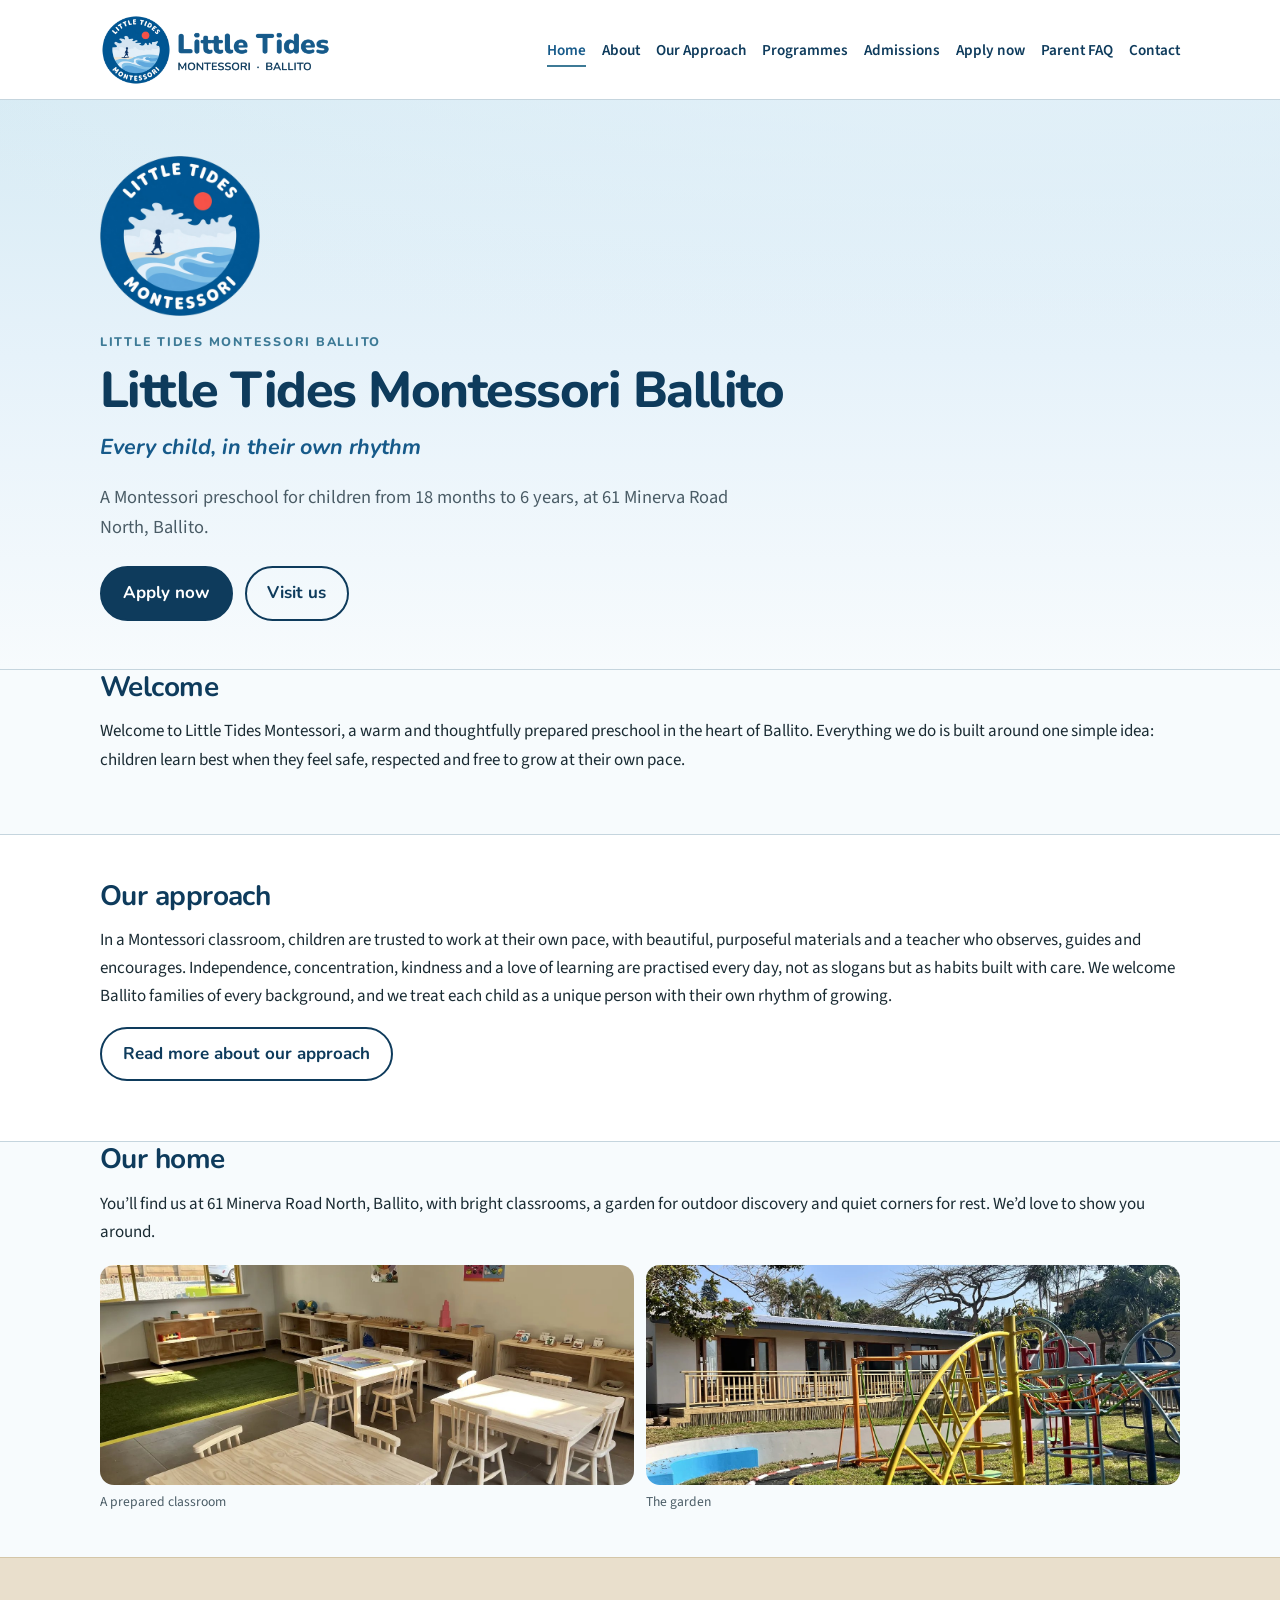
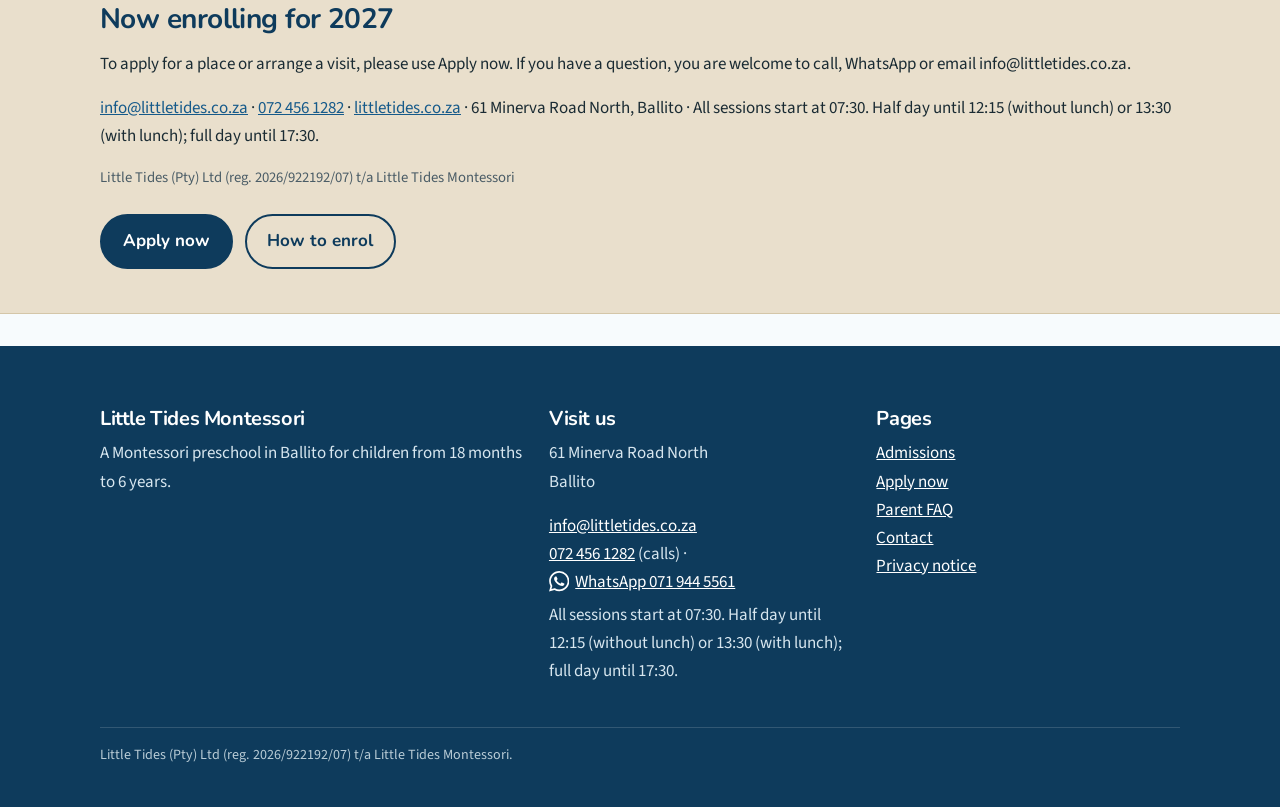
<file: index.html>
<!DOCTYPE html>
<html lang="en-ZA">
<head>
  <meta charset="utf-8">
  <meta name="viewport" content="width=device-width, initial-scale=1">
  <meta property="og:title" content="Little Tides Montessori Ballito">
  <meta property="og:description" content="A Montessori preschool for children from 18 months to 6 years, at 61 Minerva Road North, Ballito.">
  <meta property="og:image" content="https://littletides.co.za/img/og-image.jpg">
  <meta property="og:url" content="https://littletides.co.za/">
  <meta property="og:type" content="website">
  <meta name="twitter:card" content="summary_large_image">
  <title>Little Tides Montessori Ballito</title>
  <link rel="preconnect" href="https://fonts.googleapis.com">
  <link rel="preconnect" href="https://fonts.gstatic.com" crossorigin>
  <link href="https://fonts.googleapis.com/css2?family=Nunito:ital,wght@0,600;0,700;0,800;1,700&family=Source+Sans+3:ital,wght@0,400;0,600;0,700;1,400&display=swap" rel="stylesheet">
  <link rel="icon" href="favicon.ico" sizes="any">
  <link rel="icon" type="image/png" sizes="32x32" href="favicon.png">
  <link rel="apple-touch-icon" href="apple-touch-icon.png">
  <link rel="stylesheet" href="css/styles.css">
</head>
<body>
  <header class="site-header">
    <div class="header-inner">
      <a class="wordmark" href="index.html">
        <img src="img/logo-lockup.png" width="260" height="80" alt="Little Tides Montessori logo">
      </a>
      <button class="nav-toggle" type="button" aria-expanded="false" aria-controls="site-nav">Menu</button>
      <nav id="site-nav" aria-label="Primary">
        <ul>
            <li><a href="index.html" aria-current="page">Home</a></li>
            <li><a href="about.html">About</a></li>
            <li><a href="approach.html">Our Approach</a></li>
            <li><a href="programmes.html">Programmes</a></li>
            <li><a href="admissions.html">Admissions</a></li>
            <li><a href="apply.html">Apply now</a></li>
            <li><a href="faq.html">Parent FAQ</a></li>
            <li><a href="contact.html">Contact</a></li>
        </ul>
      </nav>
    </div>
  </header>
  <main class="">

    <section class="hero">
      <div class="wrap">
        <img class="logo-badge" src="img/logo-shoreline-badge.png" width="160" height="160" alt="Little Tides Montessori logo">
        <p class="hero-kicker">Little Tides Montessori Ballito</p>
        <h1>Little Tides Montessori Ballito</h1>
        <p class="tagline">Every child, in their own rhythm</p>
        <p class="lead">A Montessori preschool for children from 18 months to 6 years, at 61 Minerva Road North, Ballito.</p>
        <div class="actions">
          <a class="btn btn-primary" href="apply.html">Apply now</a>
          <a class="btn btn-ghost" href="contact.html">Visit us</a>
        </div>
      </div>
    </section>
    <section>
      <div class="wrap">
        <h2>Welcome</h2>
        <p>Welcome to Little Tides Montessori, a warm and thoughtfully prepared preschool in the heart of Ballito. Everything we do is built around one simple idea: children learn best when they feel safe, respected and free to grow at their own pace.</p>
      </div>
    </section>
    <section class="band">
      <div class="wrap">
        <h2>Our approach</h2>
        <p>In a Montessori classroom, children are trusted to work at their own pace, with beautiful, purposeful materials and a teacher who observes, guides and encourages. Independence, concentration, kindness and a love of learning are practised every day, not as slogans but as habits built with care. We welcome Ballito families of every background, and we treat each child as a unique person with their own rhythm of growing.</p>
        <p><a class="btn btn-ghost" href="approach.html">Read more about our approach</a></p>
      </div>
    </section>
    <section>
      <div class="wrap">
        <h2>Our home</h2>
        <p>You’ll find us at 61 Minerva Road North, Ballito, with bright classrooms, a garden for outdoor discovery and quiet corners for rest. We’d love to show you around.</p>
        <div class="photo-row">
          <figure>
            <img src="img/classroom-1.jpg" width="1500" height="1125" alt="A prepared Montessori classroom with child-sized tables and shelves">
            <figcaption>A prepared classroom</figcaption>
          </figure>
          <figure>
            <img src="img/garden-1.jpg" width="1500" height="1125" alt="The garden and outdoor play area">
            <figcaption>The garden</figcaption>
          </figure>
        </div>
      </div>
    </section>
    <section class="band band-sand">
      <div class="wrap">
        <h2>Now enrolling for 2027</h2>
        <p>To apply for a place or arrange a visit, please use Apply now. If you have a question, you are welcome to call, WhatsApp or email info@littletides.co.za.</p>
        <p><a href="mailto:info@littletides.co.za">info@littletides.co.za</a> · <a href="tel:+27724561282">072 456 1282</a> · <a href="index.html">littletides.co.za</a> · 61 Minerva Road North, Ballito · All sessions start at 07:30. Half day until 12:15 (without lunch) or 13:30 (with lunch); full day until 17:30.</p>
        <p class="small muted">Little Tides (Pty) Ltd (reg. 2026/922192/07) t/a Little Tides Montessori</p>
        <div class="actions">
          <a class="btn btn-primary" href="apply.html">Apply now</a>
          <a class="btn btn-ghost" href="admissions.html">How to enrol</a>
        </div>
      </div>
    </section>

  </main>
  <footer class="site-footer">
    <div class="footer-inner">
      <div class="footer-grid">
        <div>
          <h3>Little Tides Montessori</h3>
          <p>A Montessori preschool in Ballito for children from 18 months to 6 years.</p>
        </div>
        <div>
          <h3>Visit us</h3>
          <p>61 Minerva Road North<br>Ballito</p>
          <p><a href="mailto:info@littletides.co.za">info@littletides.co.za</a><br><a href="tel:+27724561282">072 456 1282</a> (calls) · <a class="whatsapp-link" href="https://wa.me/27719445561" target="_blank" rel="noopener"><svg class="icon-whatsapp" xmlns="http://www.w3.org/2000/svg" viewBox="0 0 24 24" width="1.2em" height="1.2em" aria-hidden="true" focusable="false"><path fill="currentColor" d="M17.472 14.382c-.297-.149-1.758-.867-2.03-.967-.273-.099-.471-.148-.67.15-.197.297-.767.966-.94 1.164-.173.199-.347.223-.644.075-.297-.15-1.255-.463-2.39-1.475-.883-.788-1.48-1.761-1.653-2.059-.173-.297-.018-.458.13-.606.134-.133.298-.347.446-.52.149-.174.198-.298.298-.497.099-.198.05-.371-.025-.52-.075-.149-.669-1.612-.916-2.207-.242-.579-.487-.5-.669-.51-.173-.008-.371-.01-.57-.01-.198 0-.52.074-.792.372-.272.297-1.04 1.016-1.04 2.479 0 1.462 1.065 2.875 1.213 3.074.149.198 2.096 3.2 5.077 4.487.709.306 1.262.489 1.694.625.712.227 1.36.195 1.871.118.571-.085 1.758-.719 2.006-1.413.248-.694.248-1.289.173-1.413-.074-.124-.272-.198-.57-.347m-5.421 7.403h-.004a9.87 9.87 0 01-5.031-1.378l-.361-.214-3.741.982.998-3.648-.235-.374a9.86 9.86 0 01-1.51-5.26c.001-5.45 4.436-9.884 9.888-9.884 2.64 0 5.122 1.03 6.988 2.898a9.825 9.825 0 012.893 6.994c-.003 5.45-4.435 9.884-9.885 9.884m8.413-18.297A11.815 11.815 0 0012.05 0C5.495 0 .16 5.335.157 11.892c0 2.096.547 4.142 1.588 5.945L.057 24l6.305-1.654a11.882 11.882 0 005.683 1.448h.005c6.554 0 11.89-5.335 11.893-11.893a11.821 11.821 0 00-3.48-8.413z"/></svg>WhatsApp 071 944 5561</a><br>All sessions start at 07:30. Half day until 12:15 (without lunch) or 13:30 (with lunch); full day until 17:30.</p>
        </div>
        <div>
          <h3>Pages</h3>
          <p><a href="admissions.html">Admissions</a><br>
          <a href="apply.html">Apply now</a><br>
          <a href="faq.html">Parent FAQ</a><br>
          <a href="contact.html">Contact</a><br>
          <a href="privacy.html">Privacy notice</a></p>
        </div>
      </div>
      <div class="legal">
        <p>Little Tides (Pty) Ltd (reg. 2026/922192/07) t/a Little Tides Montessori.</p>
      </div>
    </div>
  </footer>
  <script src="js/main.js"></script>
</body>
</html>
</file>
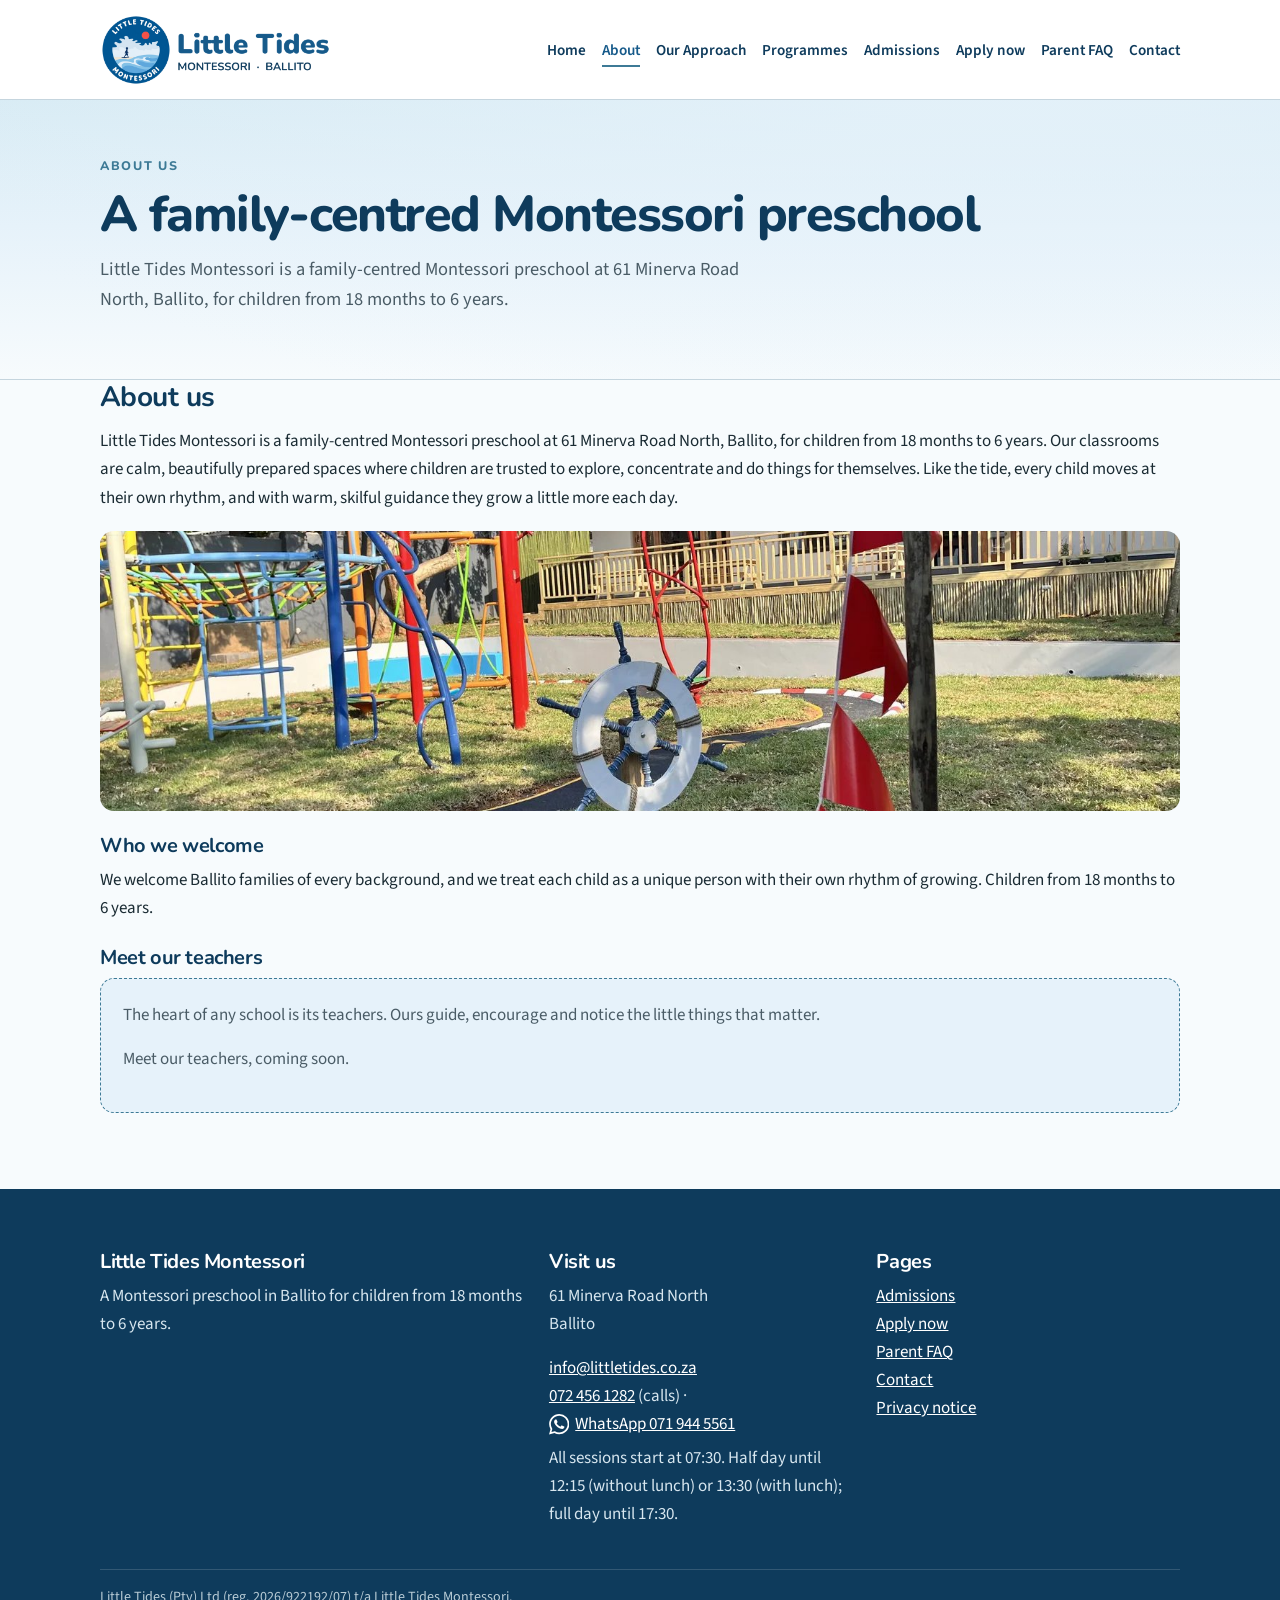
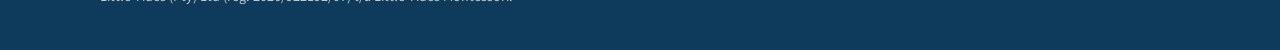
<file: about.html>
<!DOCTYPE html>
<html lang="en-ZA">
<head>
  <meta charset="utf-8">
  <meta name="viewport" content="width=device-width, initial-scale=1">
  <meta property="og:title" content="About us — Little Tides Montessori">
  <meta property="og:description" content="Little Tides Montessori is a family-centred Montessori preschool at 61 Minerva Road North, Ballito, for children from 18 months to 6 years.">
  <meta property="og:image" content="https://littletides.co.za/img/og-image.jpg">
  <meta property="og:url" content="https://littletides.co.za/about.html">
  <meta property="og:type" content="website">
  <meta name="twitter:card" content="summary_large_image">
  <title>About us — Little Tides Montessori</title>
  <link rel="preconnect" href="https://fonts.googleapis.com">
  <link rel="preconnect" href="https://fonts.gstatic.com" crossorigin>
  <link href="https://fonts.googleapis.com/css2?family=Nunito:ital,wght@0,600;0,700;0,800;1,700&family=Source+Sans+3:ital,wght@0,400;0,600;0,700;1,400&display=swap" rel="stylesheet">
  <link rel="icon" href="favicon.ico" sizes="any">
  <link rel="icon" type="image/png" sizes="32x32" href="favicon.png">
  <link rel="apple-touch-icon" href="apple-touch-icon.png">
  <link rel="stylesheet" href="css/styles.css">
</head>
<body>
  <header class="site-header">
    <div class="header-inner">
      <a class="wordmark" href="index.html">
        <img src="img/logo-lockup.png" width="260" height="80" alt="Little Tides Montessori logo">
      </a>
      <button class="nav-toggle" type="button" aria-expanded="false" aria-controls="site-nav">Menu</button>
      <nav id="site-nav" aria-label="Primary">
        <ul>
            <li><a href="index.html">Home</a></li>
            <li><a href="about.html" aria-current="page">About</a></li>
            <li><a href="approach.html">Our Approach</a></li>
            <li><a href="programmes.html">Programmes</a></li>
            <li><a href="admissions.html">Admissions</a></li>
            <li><a href="apply.html">Apply now</a></li>
            <li><a href="faq.html">Parent FAQ</a></li>
            <li><a href="contact.html">Contact</a></li>
        </ul>
      </nav>
    </div>
  </header>
  <main class="">

    <section class="hero">
      <div class="wrap">
        <p class="hero-kicker">About us</p>
        <h1>A family-centred Montessori preschool</h1>
        <p class="lead">Little Tides Montessori is a family-centred Montessori preschool at 61 Minerva Road North, Ballito, for children from 18 months to 6 years.</p>
      </div>
    </section>
    <section>
      <div class="wrap">
        <h2>About us</h2>
        <p>Little Tides Montessori is a family-centred Montessori preschool at 61 Minerva Road North, Ballito, for children from 18 months to 6 years. Our classrooms are calm, beautifully prepared spaces where children are trusted to explore, concentrate and do things for themselves. Like the tide, every child moves at their own rhythm, and with warm, skilful guidance they grow a little more each day.</p>
        <figure class="photo">
          <img src="img/outdoor-1.jpg" width="1500" height="1125" alt="The sand pit and garden">
        </figure>
        <h3>Who we welcome</h3>
        <p>We welcome Ballito families of every background, and we treat each child as a unique person with their own rhythm of growing. Children from 18 months to 6 years.</p>
        <h3>Meet our teachers</h3>
        <div class="team-ph">
          <p>The heart of any school is its teachers. Ours guide, encourage and notice the little things that matter.</p>
          <p>Meet our teachers, coming soon.</p>
        </div>
      </div>
    </section>

  </main>
  <footer class="site-footer">
    <div class="footer-inner">
      <div class="footer-grid">
        <div>
          <h3>Little Tides Montessori</h3>
          <p>A Montessori preschool in Ballito for children from 18 months to 6 years.</p>
        </div>
        <div>
          <h3>Visit us</h3>
          <p>61 Minerva Road North<br>Ballito</p>
          <p><a href="mailto:info@littletides.co.za">info@littletides.co.za</a><br><a href="tel:+27724561282">072 456 1282</a> (calls) · <a class="whatsapp-link" href="https://wa.me/27719445561" target="_blank" rel="noopener"><svg class="icon-whatsapp" xmlns="http://www.w3.org/2000/svg" viewBox="0 0 24 24" width="1.2em" height="1.2em" aria-hidden="true" focusable="false"><path fill="currentColor" d="M17.472 14.382c-.297-.149-1.758-.867-2.03-.967-.273-.099-.471-.148-.67.15-.197.297-.767.966-.94 1.164-.173.199-.347.223-.644.075-.297-.15-1.255-.463-2.39-1.475-.883-.788-1.48-1.761-1.653-2.059-.173-.297-.018-.458.13-.606.134-.133.298-.347.446-.52.149-.174.198-.298.298-.497.099-.198.05-.371-.025-.52-.075-.149-.669-1.612-.916-2.207-.242-.579-.487-.5-.669-.51-.173-.008-.371-.01-.57-.01-.198 0-.52.074-.792.372-.272.297-1.04 1.016-1.04 2.479 0 1.462 1.065 2.875 1.213 3.074.149.198 2.096 3.2 5.077 4.487.709.306 1.262.489 1.694.625.712.227 1.36.195 1.871.118.571-.085 1.758-.719 2.006-1.413.248-.694.248-1.289.173-1.413-.074-.124-.272-.198-.57-.347m-5.421 7.403h-.004a9.87 9.87 0 01-5.031-1.378l-.361-.214-3.741.982.998-3.648-.235-.374a9.86 9.86 0 01-1.51-5.26c.001-5.45 4.436-9.884 9.888-9.884 2.64 0 5.122 1.03 6.988 2.898a9.825 9.825 0 012.893 6.994c-.003 5.45-4.435 9.884-9.885 9.884m8.413-18.297A11.815 11.815 0 0012.05 0C5.495 0 .16 5.335.157 11.892c0 2.096.547 4.142 1.588 5.945L.057 24l6.305-1.654a11.882 11.882 0 005.683 1.448h.005c6.554 0 11.89-5.335 11.893-11.893a11.821 11.821 0 00-3.48-8.413z"/></svg>WhatsApp 071 944 5561</a><br>All sessions start at 07:30. Half day until 12:15 (without lunch) or 13:30 (with lunch); full day until 17:30.</p>
        </div>
        <div>
          <h3>Pages</h3>
          <p><a href="admissions.html">Admissions</a><br>
          <a href="apply.html">Apply now</a><br>
          <a href="faq.html">Parent FAQ</a><br>
          <a href="contact.html">Contact</a><br>
          <a href="privacy.html">Privacy notice</a></p>
        </div>
      </div>
      <div class="legal">
        <p>Little Tides (Pty) Ltd (reg. 2026/922192/07) t/a Little Tides Montessori.</p>
      </div>
    </div>
  </footer>
  <script src="js/main.js"></script>
</body>
</html>
</file>
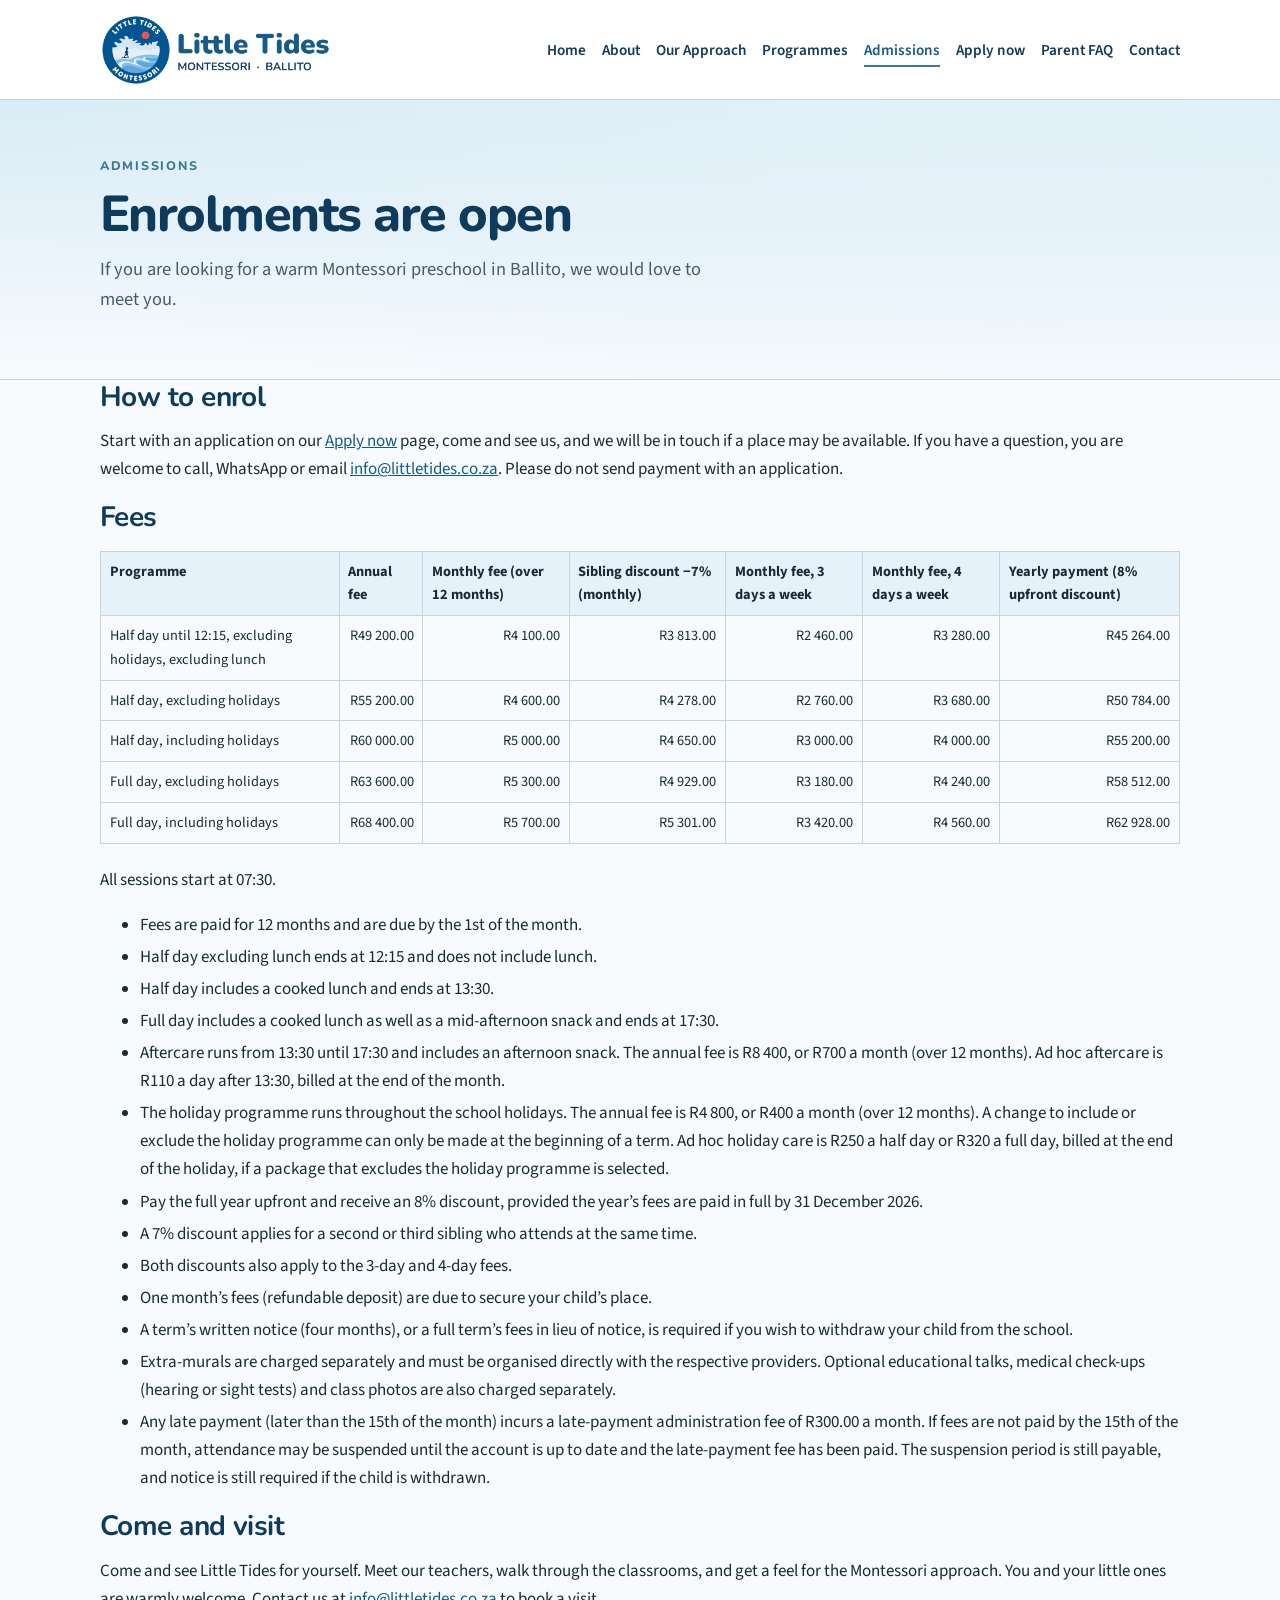
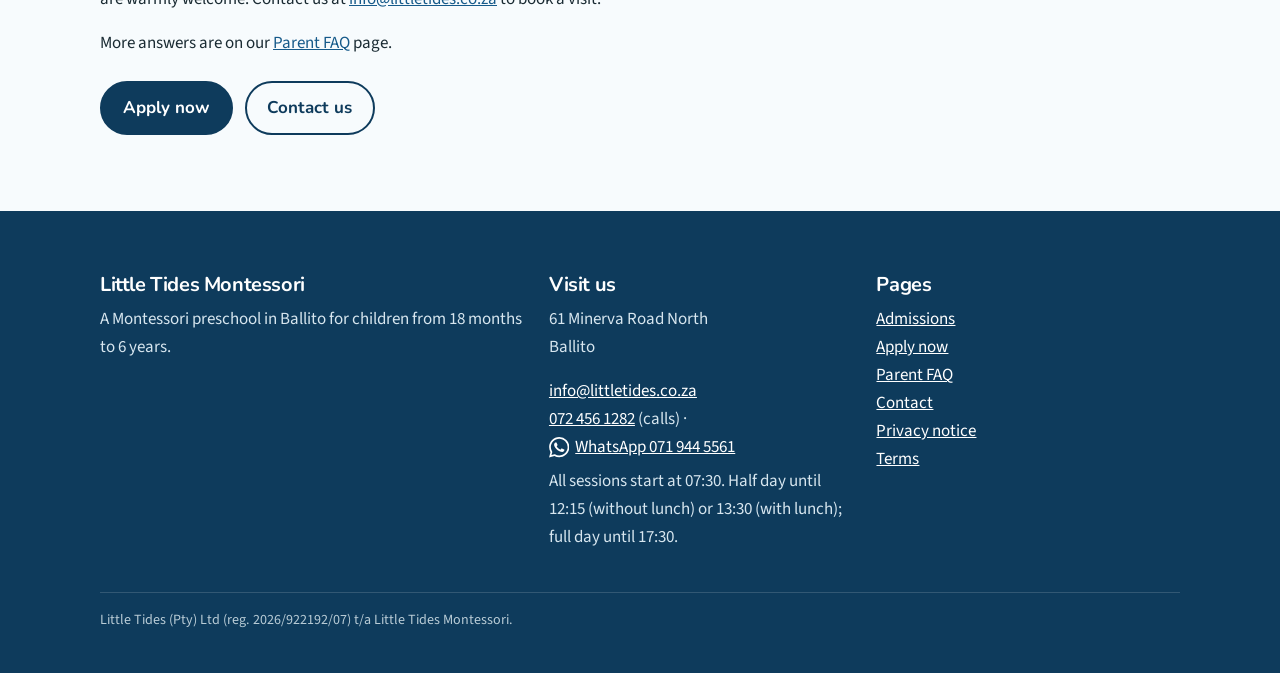
<file: admissions.html>
<!DOCTYPE html>
<html lang="en-ZA">
<head>
  <meta charset="utf-8">
  <meta name="viewport" content="width=device-width, initial-scale=1">
  <meta property="og:title" content="Admissions — Little Tides Montessori">
  <meta property="og:description" content="If you are looking for a warm Montessori preschool in Ballito, we would love to meet you.">
  <meta property="og:image" content="https://littletides.co.za/img/og-image.jpg">
  <meta property="og:url" content="https://littletides.co.za/admissions.html">
  <meta property="og:type" content="website">
  <meta name="twitter:card" content="summary_large_image">
  <title>Admissions — Little Tides Montessori</title>
  <link rel="preconnect" href="https://fonts.googleapis.com">
  <link rel="preconnect" href="https://fonts.gstatic.com" crossorigin>
  <link href="https://fonts.googleapis.com/css2?family=Nunito:ital,wght@0,600;0,700;0,800;1,700&family=Source+Sans+3:ital,wght@0,400;0,600;0,700;1,400&display=swap" rel="stylesheet">
  <link rel="icon" href="favicon.ico" sizes="any">
  <link rel="icon" type="image/png" sizes="32x32" href="favicon.png">
  <link rel="apple-touch-icon" href="apple-touch-icon.png">
  <link rel="stylesheet" href="css/styles.css">
</head>
<body>
  <header class="site-header">
    <div class="header-inner">
      <a class="wordmark" href="index.html">
        <img src="img/logo-lockup.png" width="260" height="80" alt="Little Tides Montessori logo">
      </a>
      <button class="nav-toggle" type="button" aria-expanded="false" aria-controls="site-nav">Menu</button>
      <nav id="site-nav" aria-label="Primary">
        <ul>
            <li><a href="index.html">Home</a></li>
            <li><a href="about.html">About</a></li>
            <li><a href="approach.html">Our Approach</a></li>
            <li><a href="programmes.html">Programmes</a></li>
            <li><a href="admissions.html" aria-current="page">Admissions</a></li>
            <li><a href="apply.html">Apply now</a></li>
            <li><a href="faq.html">Parent FAQ</a></li>
            <li><a href="contact.html">Contact</a></li>
        </ul>
      </nav>
    </div>
  </header>
  <main class="">

    <section class="hero">
      <div class="wrap">
        <p class="hero-kicker">Admissions</p>
        <h1>Enrolments are open</h1>
        <p class="lead">If you are looking for a warm Montessori preschool in Ballito, we would love to meet you.</p>
      </div>
    </section>
    <section>
      <div class="wrap">
        <h2>How to enrol</h2>
        <p>Start with an application on our <a href="apply.html">Apply now</a> page, come and see us, and we will be in touch if a place may be available. If you have a question, you are welcome to call, WhatsApp or email <a href="mailto:info@littletides.co.za">info@littletides.co.za</a>. Please do not send payment with an application.</p>

        <h2>Fees</h2>
        <div class="fees-table-wrap">
          <table class="fees-table">
            <thead>
              <tr>
                <th>Programme</th>
                <th>Annual fee</th>
                <th>Monthly fee (over 12 months)</th>
                <th>Sibling discount −7% (monthly)</th>
                <th>Monthly fee, 3 days a week</th>
                <th>Monthly fee, 4 days a week</th>
                <th>Yearly payment (8% upfront discount)</th>
              </tr>
            </thead>
            <tbody>
              <tr>
                <td>Half day until 12:15, excluding holidays, excluding lunch</td>
                <td class="num">R49 200.00</td>
                <td class="num">R4 100.00</td>
                <td class="num">R3 813.00</td>
                <td class="num">R2 460.00</td>
                <td class="num">R3 280.00</td>
                <td class="num">R45 264.00</td>
              </tr>
              <tr>
                <td>Half day, excluding holidays</td>
                <td class="num">R55 200.00</td>
                <td class="num">R4 600.00</td>
                <td class="num">R4 278.00</td>
                <td class="num">R2 760.00</td>
                <td class="num">R3 680.00</td>
                <td class="num">R50 784.00</td>
              </tr>
              <tr>
                <td>Half day, including holidays</td>
                <td class="num">R60 000.00</td>
                <td class="num">R5 000.00</td>
                <td class="num">R4 650.00</td>
                <td class="num">R3 000.00</td>
                <td class="num">R4 000.00</td>
                <td class="num">R55 200.00</td>
              </tr>
              <tr>
                <td>Full day, excluding holidays</td>
                <td class="num">R63 600.00</td>
                <td class="num">R5 300.00</td>
                <td class="num">R4 929.00</td>
                <td class="num">R3 180.00</td>
                <td class="num">R4 240.00</td>
                <td class="num">R58 512.00</td>
              </tr>
              <tr>
                <td>Full day, including holidays</td>
                <td class="num">R68 400.00</td>
                <td class="num">R5 700.00</td>
                <td class="num">R5 301.00</td>
                <td class="num">R3 420.00</td>
                <td class="num">R4 560.00</td>
                <td class="num">R62 928.00</td>
              </tr>
            </tbody>
          </table>
        </div>
        <p>All sessions start at 07:30.</p>
        <ul class="fees-notes">
          <li>Fees are paid for 12 months and are due by the 1st of the month.</li>
          <li>Half day excluding lunch ends at 12:15 and does not include lunch.</li>
          <li>Half day includes a cooked lunch and ends at 13:30.</li>
          <li>Full day includes a cooked lunch as well as a mid-afternoon snack and ends at 17:30.</li>
          <li>Aftercare runs from 13:30 until 17:30 and includes an afternoon snack. The annual fee is R8 400, or R700 a month (over 12 months). Ad hoc aftercare is R110 a day after 13:30, billed at the end of the month.</li>
          <li>The holiday programme runs throughout the school holidays. The annual fee is R4 800, or R400 a month (over 12 months). A change to include or exclude the holiday programme can only be made at the beginning of a term. Ad hoc holiday care is R250 a half day or R320 a full day, billed at the end of the holiday, if a package that excludes the holiday programme is selected.</li>
          <li>Pay the full year upfront and receive an 8% discount, provided the year’s fees are paid in full by 31 December 2026.</li>
          <li>A 7% discount applies for a second or third sibling who attends at the same time.</li>
          <li>Both discounts also apply to the 3-day and 4-day fees.</li>
          <li>One month’s fees (refundable deposit) are due to secure your child’s place.</li>
          <li>A term’s written notice (four months), or a full term’s fees in lieu of notice, is required if you wish to withdraw your child from the school.</li>
          <li>Extra-murals are charged separately and must be organised directly with the respective providers. Optional educational talks, medical check-ups (hearing or sight tests) and class photos are also charged separately.</li>
          <li>Any late payment (later than the 15th of the month) incurs a late-payment administration fee of R300.00 a month. If fees are not paid by the 15th of the month, attendance may be suspended until the account is up to date and the late-payment fee has been paid. The suspension period is still payable, and notice is still required if the child is withdrawn.</li>
        </ul>
        <h2>Come and visit</h2>
        <p>Come and see Little Tides for yourself. Meet our teachers, walk through the classrooms, and get a feel for the Montessori approach. You and your little ones are warmly welcome. Contact us at <a href="mailto:info@littletides.co.za">info@littletides.co.za</a> to book a visit.</p>
        <p>More answers are on our <a href="faq.html">Parent FAQ</a> page.</p>
        <div class="actions">
          <a class="btn btn-primary" href="apply.html">Apply now</a>
          <a class="btn btn-ghost" href="contact.html">Contact us</a>
        </div>
      </div>
    </section>

  </main>
  <footer class="site-footer">
    <div class="footer-inner">
      <div class="footer-grid">
        <div>
          <h3>Little Tides Montessori</h3>
          <p>A Montessori preschool in Ballito for children from 18 months to 6 years.</p>
        </div>
        <div>
          <h3>Visit us</h3>
          <p>61 Minerva Road North<br>Ballito</p>
          <p><a href="mailto:info@littletides.co.za">info@littletides.co.za</a><br><a href="tel:+27724561282">072 456 1282</a> (calls) · <a class="whatsapp-link" href="https://wa.me/27719445561" target="_blank" rel="noopener"><svg class="icon-whatsapp" xmlns="http://www.w3.org/2000/svg" viewBox="0 0 24 24" width="1.2em" height="1.2em" aria-hidden="true" focusable="false"><path fill="currentColor" d="M17.472 14.382c-.297-.149-1.758-.867-2.03-.967-.273-.099-.471-.148-.67.15-.197.297-.767.966-.94 1.164-.173.199-.347.223-.644.075-.297-.15-1.255-.463-2.39-1.475-.883-.788-1.48-1.761-1.653-2.059-.173-.297-.018-.458.13-.606.134-.133.298-.347.446-.52.149-.174.198-.298.298-.497.099-.198.05-.371-.025-.52-.075-.149-.669-1.612-.916-2.207-.242-.579-.487-.5-.669-.51-.173-.008-.371-.01-.57-.01-.198 0-.52.074-.792.372-.272.297-1.04 1.016-1.04 2.479 0 1.462 1.065 2.875 1.213 3.074.149.198 2.096 3.2 5.077 4.487.709.306 1.262.489 1.694.625.712.227 1.36.195 1.871.118.571-.085 1.758-.719 2.006-1.413.248-.694.248-1.289.173-1.413-.074-.124-.272-.198-.57-.347m-5.421 7.403h-.004a9.87 9.87 0 01-5.031-1.378l-.361-.214-3.741.982.998-3.648-.235-.374a9.86 9.86 0 01-1.51-5.26c.001-5.45 4.436-9.884 9.888-9.884 2.64 0 5.122 1.03 6.988 2.898a9.825 9.825 0 012.893 6.994c-.003 5.45-4.435 9.884-9.885 9.884m8.413-18.297A11.815 11.815 0 0012.05 0C5.495 0 .16 5.335.157 11.892c0 2.096.547 4.142 1.588 5.945L.057 24l6.305-1.654a11.882 11.882 0 005.683 1.448h.005c6.554 0 11.89-5.335 11.893-11.893a11.821 11.821 0 00-3.48-8.413z"/></svg>WhatsApp 071 944 5561</a><br>All sessions start at 07:30. Half day until 12:15 (without lunch) or 13:30 (with lunch); full day until 17:30.</p>
        </div>
        <div>
          <h3>Pages</h3>
          <p><a href="admissions.html">Admissions</a><br>
          <a href="apply.html">Apply now</a><br>
          <a href="faq.html">Parent FAQ</a><br>
          <a href="contact.html">Contact</a><br>
          <a href="privacy.html">Privacy notice</a><br>
          <a href="terms.html">Terms</a></p>
        </div>
      </div>
      <div class="legal">
        <p>Little Tides (Pty) Ltd (reg. 2026/922192/07) t/a Little Tides Montessori.</p>
      </div>
    </div>
  </footer>
  <script src="js/main.js"></script>
</body>
</html>
</file>
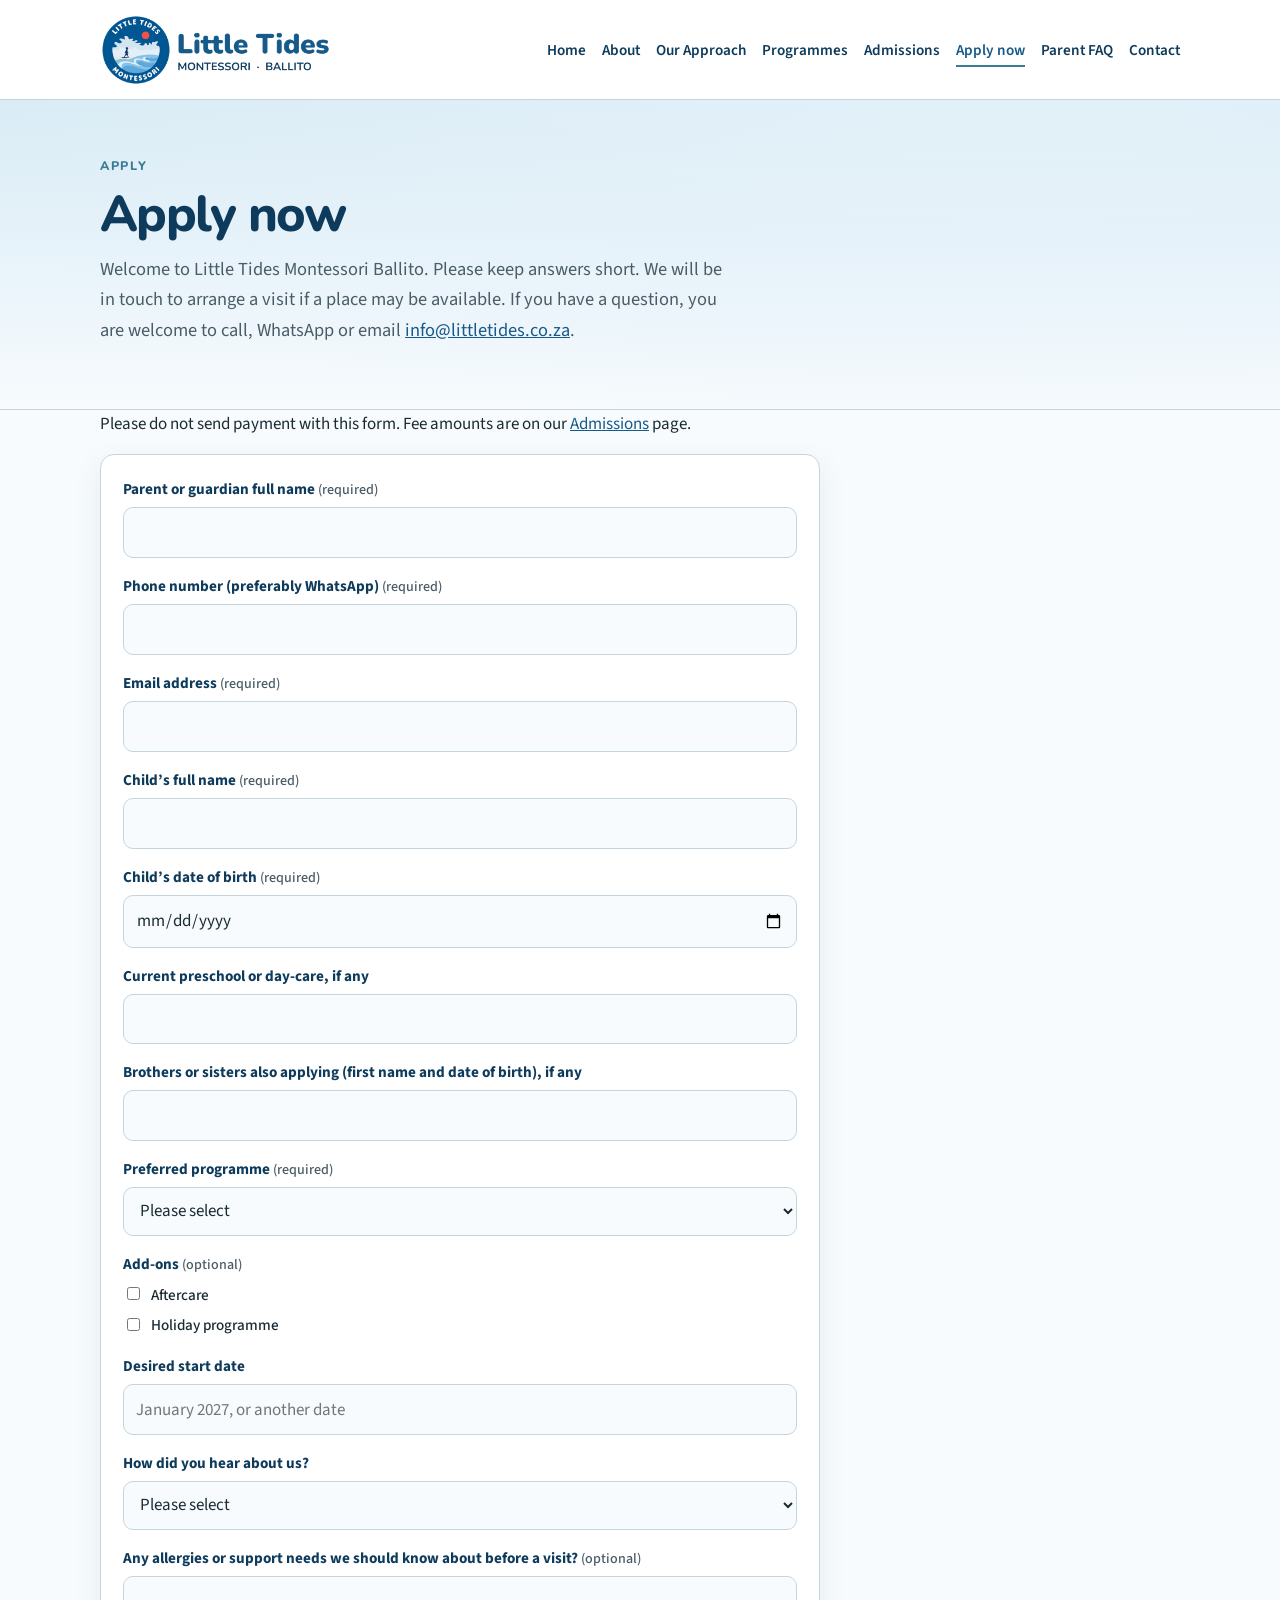
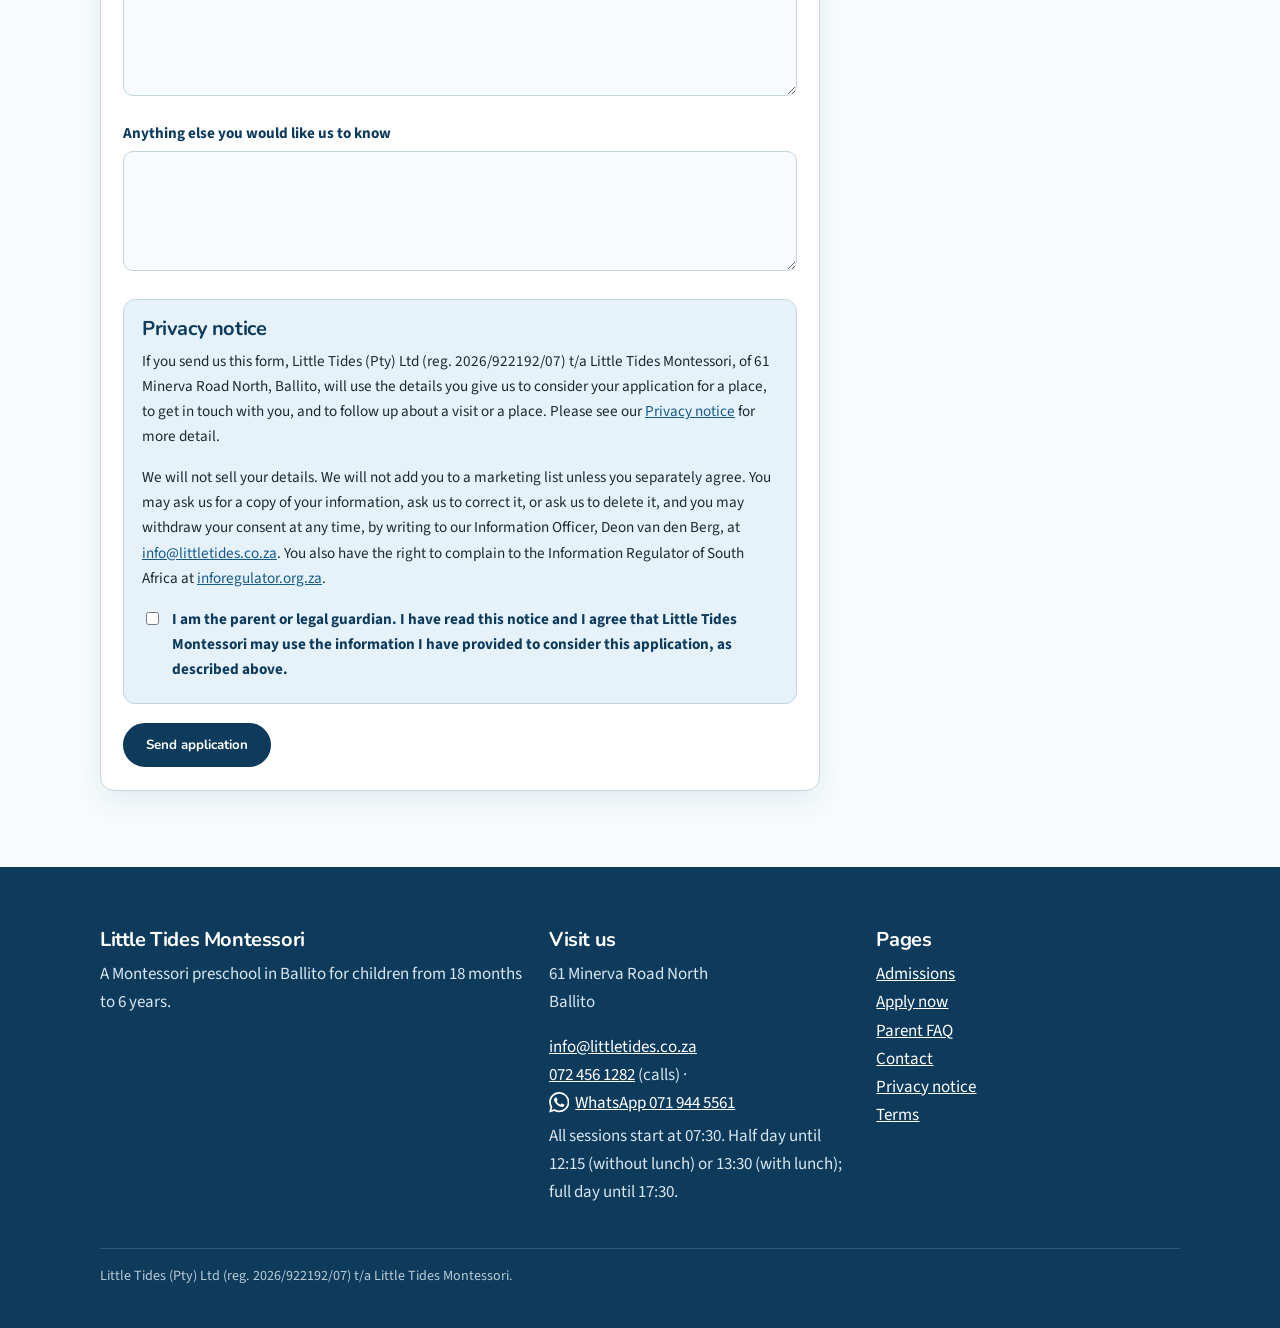
<file: apply.html>
<!DOCTYPE html>
<html lang="en-ZA">
<head>
  <meta charset="utf-8">
  <meta name="viewport" content="width=device-width, initial-scale=1">
  <meta property="og:title" content="Apply now — Little Tides Montessori">
  <meta property="og:description" content="Apply for a place at Little Tides Montessori Ballito. We will be in touch to arrange a visit if a place may be available.">
  <meta property="og:image" content="https://littletides.co.za/img/og-image.jpg">
  <meta property="og:url" content="https://littletides.co.za/apply.html">
  <meta property="og:type" content="website">
  <meta name="twitter:card" content="summary_large_image">
  <title>Apply now — Little Tides Montessori</title>
  <link rel="preconnect" href="https://fonts.googleapis.com">
  <link rel="preconnect" href="https://fonts.gstatic.com" crossorigin>
  <link href="https://fonts.googleapis.com/css2?family=Nunito:ital,wght@0,600;0,700;0,800;1,700&family=Source+Sans+3:ital,wght@0,400;0,600;0,700;1,400&display=swap" rel="stylesheet">
  <link rel="icon" href="favicon.ico" sizes="any">
  <link rel="icon" type="image/png" sizes="32x32" href="favicon.png">
  <link rel="apple-touch-icon" href="apple-touch-icon.png">
  <link rel="stylesheet" href="css/styles.css">
</head>
<body>
  <header class="site-header">
    <div class="header-inner">
      <a class="wordmark" href="index.html">
        <img src="img/logo-lockup.png" width="260" height="80" alt="Little Tides Montessori logo">
      </a>
      <button class="nav-toggle" type="button" aria-expanded="false" aria-controls="site-nav">Menu</button>
      <nav id="site-nav" aria-label="Primary">
        <ul>
            <li><a href="index.html">Home</a></li>
            <li><a href="about.html">About</a></li>
            <li><a href="approach.html">Our Approach</a></li>
            <li><a href="programmes.html">Programmes</a></li>
            <li><a href="admissions.html">Admissions</a></li>
            <li><a href="apply.html" aria-current="page">Apply now</a></li>
            <li><a href="faq.html">Parent FAQ</a></li>
            <li><a href="contact.html">Contact</a></li>
        </ul>
      </nav>
    </div>
  </header>
  <main class="">

    <section class="hero">
      <div class="wrap">
        <p class="hero-kicker">Apply</p>
        <h1>Apply now</h1>
        <p class="lead">Welcome to Little Tides Montessori Ballito. Please keep answers short. We will be in touch to arrange a visit if a place may be available. If you have a question, you are welcome to call, WhatsApp or email <a href="mailto:info@littletides.co.za">info@littletides.co.za</a>.</p>
      </div>
    </section>
    <section>
      <div class="wrap">
        <p>Please do not send payment with this form. Fee amounts are on our <a href="admissions.html">Admissions</a> page.</p>
        <form class="enquiry" id="application-form" action="#" method="post" novalidate>
          <input type="hidden" name="form_type" value="application">
          <div class="hp" aria-hidden="true">
            <label for="application_company">Company</label>
            <input type="text" id="application_company" name="company" tabindex="-1" autocomplete="off">
          </div>
          <div class="form-row">
            <label for="app_parent_name">Parent or guardian full name <span class="hint">(required)</span></label>
            <input type="text" id="app_parent_name" name="parent_name" autocomplete="name" required>
          </div>
          <div class="form-row">
            <label for="app_phone">Phone number (preferably WhatsApp) <span class="hint">(required)</span></label>
            <input type="tel" id="app_phone" name="phone" autocomplete="tel" required>
          </div>
          <div class="form-row">
            <label for="app_email">Email address <span class="hint">(required)</span></label>
            <input type="email" id="app_email" name="email" autocomplete="email" required>
          </div>
          <div class="form-row">
            <label for="app_child_name">Child’s full name <span class="hint">(required)</span></label>
            <input type="text" id="app_child_name" name="child_name" required>
          </div>
          <div class="form-row">
            <label for="app_child_dob">Child’s date of birth <span class="hint">(required)</span></label>
            <input type="date" id="app_child_dob" name="child_dob" required>
          </div>
          <div class="form-row">
            <label for="current_school">Current preschool or day-care, if any</label>
            <input type="text" id="current_school" name="current_school">
          </div>
          <div class="form-row">
            <label for="siblings">Brothers or sisters also applying (first name and date of birth), if any</label>
            <input type="text" id="siblings" name="siblings">
          </div>
          <div class="form-row">
            <label for="app_programme">Preferred programme <span class="hint">(required)</span></label>
            <select id="app_programme" name="programme" required>
              <option value="">Please select</option>
              <option value="Half day to 12:15, no lunch">Half day to 12:15, no lunch</option>
              <option value="Half day with lunch, excluding holidays">Half day with lunch, excluding holidays</option>
              <option value="Half day with lunch, including holidays">Half day with lunch, including holidays</option>
              <option value="Full day, excluding holidays">Full day, excluding holidays</option>
              <option value="Full day, including holidays">Full day, including holidays</option>
            </select>
          </div>
          <div class="form-row">
            <span class="label">Add-ons <span class="hint">(optional)</span></span>
            <label class="check-line"><input type="checkbox" name="addon_aftercare" value="Aftercare"> Aftercare</label>
            <label class="check-line"><input type="checkbox" name="addon_holiday" value="Holiday programme"> Holiday programme</label>
          </div>
          <div class="form-row">
            <label for="app_start_date">Desired start date</label>
            <input type="text" id="app_start_date" name="start_date" placeholder="January 2027, or another date">
          </div>
          <div class="form-row">
            <label for="how_heard_app">How did you hear about us?</label>
            <select id="how_heard_app" name="how_heard">
              <option value="">Please select</option>
              <option value="A family already at the school">A family already at the school</option>
              <option value="Friend or word of mouth">Friend or word of mouth</option>
              <option value="Facebook">Facebook</option>
              <option value="Instagram">Instagram</option>
              <option value="Google search">Google search</option>
              <option value="Website">Website</option>
              <option value="Flyer">Flyer</option>
              <option value="Open day">Open day</option>
              <option value="Signage at school">Signage at school</option>
              <option value="WhatsApp">WhatsApp</option>
              <option value="Other">Other</option>
            </select>
          </div>
          <div class="form-row how-heard-other" hidden>
            <label for="how_heard_other_app">Please specify</label>
            <input type="text" id="how_heard_other_app" name="how_heard_other">
          </div>
          <div class="form-row">
            <label for="health_notes">Any allergies or support needs we should know about before a visit? <span class="hint">(optional)</span></label>
            <textarea id="health_notes" name="health_notes"></textarea>
          </div>
          <div class="form-row">
            <label for="app_anything_else">Anything else you would like us to know</label>
            <textarea id="app_anything_else" name="anything_else"></textarea>
          </div>
          <div class="consent">
            <h3>Privacy notice</h3>
            <p>If you send us this form, Little Tides (Pty) Ltd (reg. 2026/922192/07) t/a Little Tides Montessori, of 61 Minerva Road North, Ballito, will use the details you give us to consider your application for a place, to get in touch with you, and to follow up about a visit or a place. Please see our <a href="privacy.html">Privacy notice</a> for more detail.</p>
            <p>We will not sell your details. We will not add you to a marketing list unless you separately agree. You may ask us for a copy of your information, ask us to correct it, or ask us to delete it, and you may withdraw your consent at any time, by writing to our Information Officer, Deon van den Berg, at <a href="mailto:info@littletides.co.za">info@littletides.co.za</a>. You also have the right to complain to the Information Regulator of South Africa at <a href="https://inforegulator.org.za">inforegulator.org.za</a>.</p>
            <label class="consent-tick">
              <input type="checkbox" name="popia_consent" value="yes" required>
              <span>I am the parent or legal guardian. I have read this notice and I agree that Little Tides Montessori may use the information I have provided to consider this application, as described above.</span>
            </label>
          </div>
          <div class="form-status" role="status"></div>
          <button class="btn btn-primary" type="submit">Send application</button>
        </form>
      </div>
    </section>

  </main>
  <footer class="site-footer">
    <div class="footer-inner">
      <div class="footer-grid">
        <div>
          <h3>Little Tides Montessori</h3>
          <p>A Montessori preschool in Ballito for children from 18 months to 6 years.</p>
        </div>
        <div>
          <h3>Visit us</h3>
          <p>61 Minerva Road North<br>Ballito</p>
          <p><a href="mailto:info@littletides.co.za">info@littletides.co.za</a><br><a href="tel:+27724561282">072 456 1282</a> (calls) · <a class="whatsapp-link" href="https://wa.me/27719445561" target="_blank" rel="noopener"><svg class="icon-whatsapp" xmlns="http://www.w3.org/2000/svg" viewBox="0 0 24 24" width="1.2em" height="1.2em" aria-hidden="true" focusable="false"><path fill="currentColor" d="M17.472 14.382c-.297-.149-1.758-.867-2.03-.967-.273-.099-.471-.148-.67.15-.197.297-.767.966-.94 1.164-.173.199-.347.223-.644.075-.297-.15-1.255-.463-2.39-1.475-.883-.788-1.48-1.761-1.653-2.059-.173-.297-.018-.458.13-.606.134-.133.298-.347.446-.52.149-.174.198-.298.298-.497.099-.198.05-.371-.025-.52-.075-.149-.669-1.612-.916-2.207-.242-.579-.487-.5-.669-.51-.173-.008-.371-.01-.57-.01-.198 0-.52.074-.792.372-.272.297-1.04 1.016-1.04 2.479 0 1.462 1.065 2.875 1.213 3.074.149.198 2.096 3.2 5.077 4.487.709.306 1.262.489 1.694.625.712.227 1.36.195 1.871.118.571-.085 1.758-.719 2.006-1.413.248-.694.248-1.289.173-1.413-.074-.124-.272-.198-.57-.347m-5.421 7.403h-.004a9.87 9.87 0 01-5.031-1.378l-.361-.214-3.741.982.998-3.648-.235-.374a9.86 9.86 0 01-1.51-5.26c.001-5.45 4.436-9.884 9.888-9.884 2.64 0 5.122 1.03 6.988 2.898a9.825 9.825 0 012.893 6.994c-.003 5.45-4.435 9.884-9.885 9.884m8.413-18.297A11.815 11.815 0 0012.05 0C5.495 0 .16 5.335.157 11.892c0 2.096.547 4.142 1.588 5.945L.057 24l6.305-1.654a11.882 11.882 0 005.683 1.448h.005c6.554 0 11.89-5.335 11.893-11.893a11.821 11.821 0 00-3.48-8.413z"/></svg>WhatsApp 071 944 5561</a><br>All sessions start at 07:30. Half day until 12:15 (without lunch) or 13:30 (with lunch); full day until 17:30.</p>
        </div>
        <div>
          <h3>Pages</h3>
          <p><a href="admissions.html">Admissions</a><br>
          <a href="apply.html">Apply now</a><br>
          <a href="faq.html">Parent FAQ</a><br>
          <a href="contact.html">Contact</a><br>
          <a href="privacy.html">Privacy notice</a><br>
          <a href="terms.html">Terms</a></p>
        </div>
      </div>
      <div class="legal">
        <p>Little Tides (Pty) Ltd (reg. 2026/922192/07) t/a Little Tides Montessori.</p>
      </div>
    </div>
  </footer>
  <script src="js/main.js"></script>
</body>
</html>
</file>
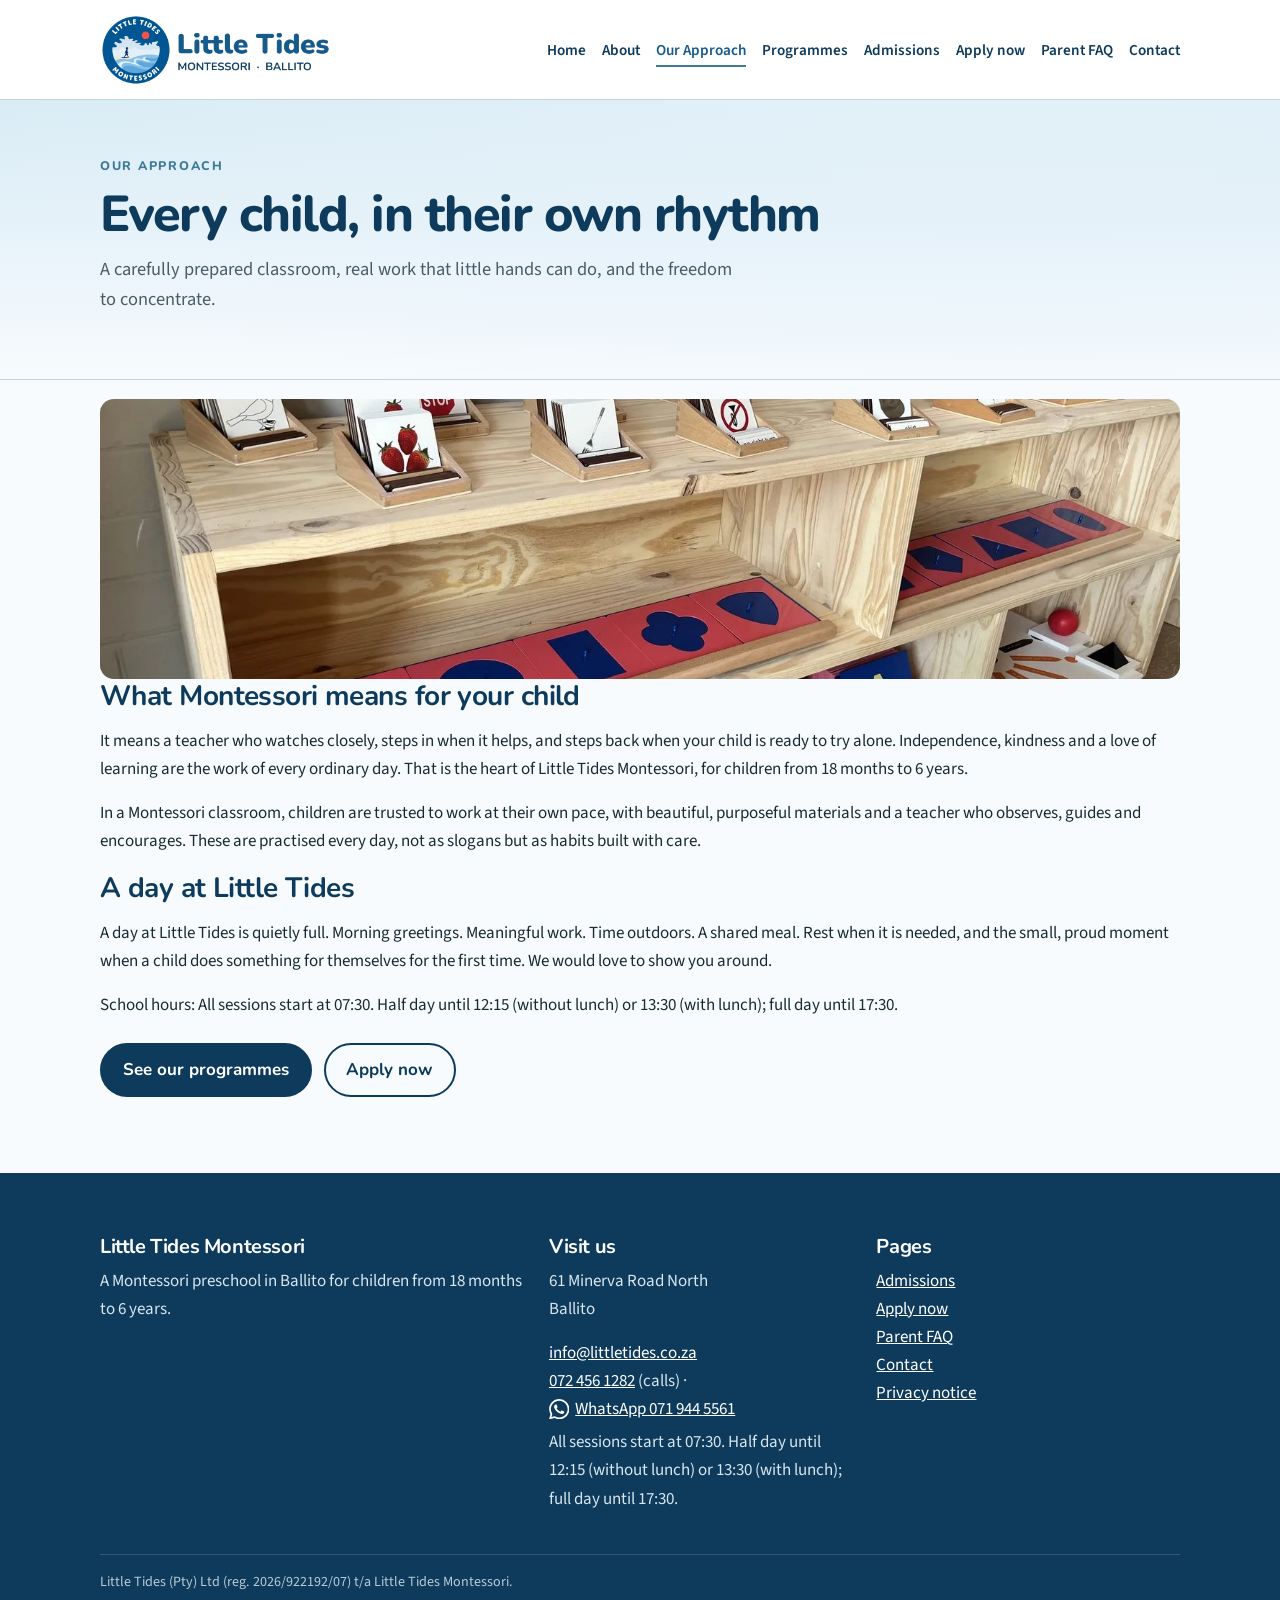
<file: approach.html>
<!DOCTYPE html>
<html lang="en-ZA">
<head>
  <meta charset="utf-8">
  <meta name="viewport" content="width=device-width, initial-scale=1">
  <meta property="og:title" content="Our approach — Little Tides Montessori">
  <meta property="og:description" content="A carefully prepared classroom, real work that little hands can do, and the freedom to concentrate.">
  <meta property="og:image" content="https://littletides.co.za/img/og-image.jpg">
  <meta property="og:url" content="https://littletides.co.za/approach.html">
  <meta property="og:type" content="website">
  <meta name="twitter:card" content="summary_large_image">
  <title>Our approach — Little Tides Montessori</title>
  <link rel="preconnect" href="https://fonts.googleapis.com">
  <link rel="preconnect" href="https://fonts.gstatic.com" crossorigin>
  <link href="https://fonts.googleapis.com/css2?family=Nunito:ital,wght@0,600;0,700;0,800;1,700&family=Source+Sans+3:ital,wght@0,400;0,600;0,700;1,400&display=swap" rel="stylesheet">
  <link rel="icon" href="favicon.ico" sizes="any">
  <link rel="icon" type="image/png" sizes="32x32" href="favicon.png">
  <link rel="apple-touch-icon" href="apple-touch-icon.png">
  <link rel="stylesheet" href="css/styles.css">
</head>
<body>
  <header class="site-header">
    <div class="header-inner">
      <a class="wordmark" href="index.html">
        <img src="img/logo-lockup.png" width="260" height="80" alt="Little Tides Montessori logo">
      </a>
      <button class="nav-toggle" type="button" aria-expanded="false" aria-controls="site-nav">Menu</button>
      <nav id="site-nav" aria-label="Primary">
        <ul>
            <li><a href="index.html">Home</a></li>
            <li><a href="about.html">About</a></li>
            <li><a href="approach.html" aria-current="page">Our Approach</a></li>
            <li><a href="programmes.html">Programmes</a></li>
            <li><a href="admissions.html">Admissions</a></li>
            <li><a href="apply.html">Apply now</a></li>
            <li><a href="faq.html">Parent FAQ</a></li>
            <li><a href="contact.html">Contact</a></li>
        </ul>
      </nav>
    </div>
  </header>
  <main class="">

    <section class="hero">
      <div class="wrap">
        <p class="hero-kicker">Our approach</p>
        <h1>Every child, in their own rhythm</h1>
        <p class="lead">A carefully prepared classroom, real work that little hands can do, and the freedom to concentrate.</p>
      </div>
    </section>
    <section>
      <div class="wrap">
        <figure class="photo">
          <img src="img/materials-1.jpg" width="1500" height="1125" alt="Montessori materials on a classroom shelf">
        </figure>
        <h2>What Montessori means for your child</h2>
        <p>It means a teacher who watches closely, steps in when it helps, and steps back when your child is ready to try alone. Independence, kindness and a love of learning are the work of every ordinary day. That is the heart of Little Tides Montessori, for children from 18 months to 6 years.</p>
        <p>In a Montessori classroom, children are trusted to work at their own pace, with beautiful, purposeful materials and a teacher who observes, guides and encourages. These are practised every day, not as slogans but as habits built with care.</p>
        <h2>A day at Little Tides</h2>
        <p>A day at Little Tides is quietly full. Morning greetings. Meaningful work. Time outdoors. A shared meal. Rest when it is needed, and the small, proud moment when a child does something for themselves for the first time. We would love to show you around.</p>
        <p>School hours: All sessions start at 07:30. Half day until 12:15 (without lunch) or 13:30 (with lunch); full day until 17:30.</p>
        <div class="actions">
          <a class="btn btn-primary" href="programmes.html">See our programmes</a>
          <a class="btn btn-ghost" href="apply.html">Apply now</a>
        </div>
      </div>
    </section>

  </main>
  <footer class="site-footer">
    <div class="footer-inner">
      <div class="footer-grid">
        <div>
          <h3>Little Tides Montessori</h3>
          <p>A Montessori preschool in Ballito for children from 18 months to 6 years.</p>
        </div>
        <div>
          <h3>Visit us</h3>
          <p>61 Minerva Road North<br>Ballito</p>
          <p><a href="mailto:info@littletides.co.za">info@littletides.co.za</a><br><a href="tel:+27724561282">072 456 1282</a> (calls) · <a class="whatsapp-link" href="https://wa.me/27719445561" target="_blank" rel="noopener"><svg class="icon-whatsapp" xmlns="http://www.w3.org/2000/svg" viewBox="0 0 24 24" width="1.2em" height="1.2em" aria-hidden="true" focusable="false"><path fill="currentColor" d="M17.472 14.382c-.297-.149-1.758-.867-2.03-.967-.273-.099-.471-.148-.67.15-.197.297-.767.966-.94 1.164-.173.199-.347.223-.644.075-.297-.15-1.255-.463-2.39-1.475-.883-.788-1.48-1.761-1.653-2.059-.173-.297-.018-.458.13-.606.134-.133.298-.347.446-.52.149-.174.198-.298.298-.497.099-.198.05-.371-.025-.52-.075-.149-.669-1.612-.916-2.207-.242-.579-.487-.5-.669-.51-.173-.008-.371-.01-.57-.01-.198 0-.52.074-.792.372-.272.297-1.04 1.016-1.04 2.479 0 1.462 1.065 2.875 1.213 3.074.149.198 2.096 3.2 5.077 4.487.709.306 1.262.489 1.694.625.712.227 1.36.195 1.871.118.571-.085 1.758-.719 2.006-1.413.248-.694.248-1.289.173-1.413-.074-.124-.272-.198-.57-.347m-5.421 7.403h-.004a9.87 9.87 0 01-5.031-1.378l-.361-.214-3.741.982.998-3.648-.235-.374a9.86 9.86 0 01-1.51-5.26c.001-5.45 4.436-9.884 9.888-9.884 2.64 0 5.122 1.03 6.988 2.898a9.825 9.825 0 012.893 6.994c-.003 5.45-4.435 9.884-9.885 9.884m8.413-18.297A11.815 11.815 0 0012.05 0C5.495 0 .16 5.335.157 11.892c0 2.096.547 4.142 1.588 5.945L.057 24l6.305-1.654a11.882 11.882 0 005.683 1.448h.005c6.554 0 11.89-5.335 11.893-11.893a11.821 11.821 0 00-3.48-8.413z"/></svg>WhatsApp 071 944 5561</a><br>All sessions start at 07:30. Half day until 12:15 (without lunch) or 13:30 (with lunch); full day until 17:30.</p>
        </div>
        <div>
          <h3>Pages</h3>
          <p><a href="admissions.html">Admissions</a><br>
          <a href="apply.html">Apply now</a><br>
          <a href="faq.html">Parent FAQ</a><br>
          <a href="contact.html">Contact</a><br>
          <a href="privacy.html">Privacy notice</a></p>
        </div>
      </div>
      <div class="legal">
        <p>Little Tides (Pty) Ltd (reg. 2026/922192/07) t/a Little Tides Montessori.</p>
      </div>
    </div>
  </footer>
  <script src="js/main.js"></script>
</body>
</html>
</file>
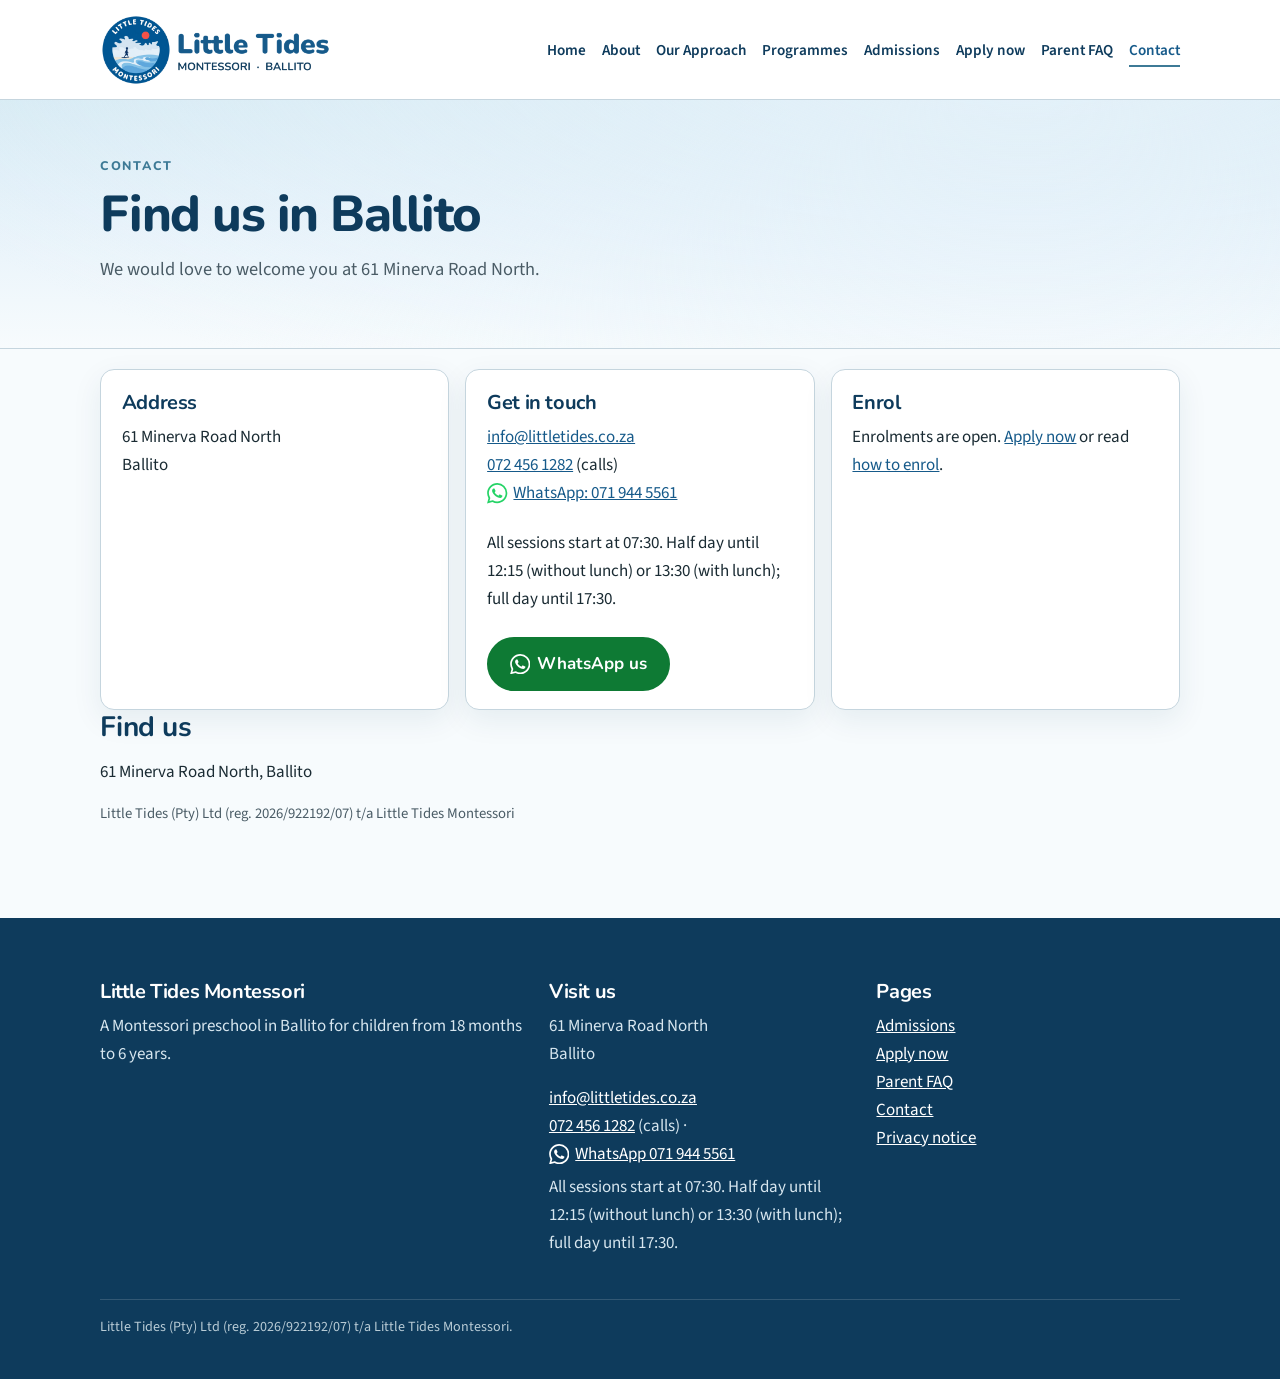
<file: contact.html>
<!DOCTYPE html>
<html lang="en-ZA">
<head>
  <meta charset="utf-8">
  <meta name="viewport" content="width=device-width, initial-scale=1">
  <meta property="og:title" content="Contact — Little Tides Montessori">
  <meta property="og:description" content="We would love to welcome you at 61 Minerva Road North.">
  <meta property="og:image" content="https://littletides.co.za/img/og-image.jpg">
  <meta property="og:url" content="https://littletides.co.za/contact.html">
  <meta property="og:type" content="website">
  <meta name="twitter:card" content="summary_large_image">
  <title>Contact — Little Tides Montessori</title>
  <link rel="preconnect" href="https://fonts.googleapis.com">
  <link rel="preconnect" href="https://fonts.gstatic.com" crossorigin>
  <link href="https://fonts.googleapis.com/css2?family=Nunito:ital,wght@0,600;0,700;0,800;1,700&family=Source+Sans+3:ital,wght@0,400;0,600;0,700;1,400&display=swap" rel="stylesheet">
  <link rel="icon" href="favicon.ico" sizes="any">
  <link rel="icon" type="image/png" sizes="32x32" href="favicon.png">
  <link rel="apple-touch-icon" href="apple-touch-icon.png">
  <link rel="stylesheet" href="css/styles.css">
</head>
<body>
  <header class="site-header">
    <div class="header-inner">
      <a class="wordmark" href="index.html">
        <img src="img/logo-lockup.png" width="260" height="80" alt="Little Tides Montessori logo">
      </a>
      <button class="nav-toggle" type="button" aria-expanded="false" aria-controls="site-nav">Menu</button>
      <nav id="site-nav" aria-label="Primary">
        <ul>
            <li><a href="index.html">Home</a></li>
            <li><a href="about.html">About</a></li>
            <li><a href="approach.html">Our Approach</a></li>
            <li><a href="programmes.html">Programmes</a></li>
            <li><a href="admissions.html">Admissions</a></li>
            <li><a href="apply.html">Apply now</a></li>
            <li><a href="faq.html">Parent FAQ</a></li>
            <li><a href="contact.html" aria-current="page">Contact</a></li>
        </ul>
      </nav>
    </div>
  </header>
  <main class="">

    <section class="hero">
      <div class="wrap">
        <p class="hero-kicker">Contact</p>
        <h1>Find us in Ballito</h1>
        <p class="lead">We would love to welcome you at 61 Minerva Road North.</p>
      </div>
    </section>
    <section>
      <div class="wrap">
        <div class="cards">
          <article class="card">
            <h3>Address</h3>
            <p>61 Minerva Road North<br>Ballito</p>
          </article>
          <article class="card">
            <h3>Get in touch</h3>
            <p><a href="mailto:info@littletides.co.za">info@littletides.co.za</a><br><a href="tel:+27724561282">072 456 1282</a> (calls)<br><a class="whatsapp-link" href="https://wa.me/27719445561" target="_blank" rel="noopener" aria-label="WhatsApp chat"><svg class="icon-whatsapp" xmlns="http://www.w3.org/2000/svg" viewBox="0 0 24 24" width="1.2em" height="1.2em" aria-hidden="true" focusable="false"><path fill="currentColor" d="M17.472 14.382c-.297-.149-1.758-.867-2.03-.967-.273-.099-.471-.148-.67.15-.197.297-.767.966-.94 1.164-.173.199-.347.223-.644.075-.297-.15-1.255-.463-2.39-1.475-.883-.788-1.48-1.761-1.653-2.059-.173-.297-.018-.458.13-.606.134-.133.298-.347.446-.52.149-.174.198-.298.298-.497.099-.198.05-.371-.025-.52-.075-.149-.669-1.612-.916-2.207-.242-.579-.487-.5-.669-.51-.173-.008-.371-.01-.57-.01-.198 0-.52.074-.792.372-.272.297-1.04 1.016-1.04 2.479 0 1.462 1.065 2.875 1.213 3.074.149.198 2.096 3.2 5.077 4.487.709.306 1.262.489 1.694.625.712.227 1.36.195 1.871.118.571-.085 1.758-.719 2.006-1.413.248-.694.248-1.289.173-1.413-.074-.124-.272-.198-.57-.347m-5.421 7.403h-.004a9.87 9.87 0 01-5.031-1.378l-.361-.214-3.741.982.998-3.648-.235-.374a9.86 9.86 0 01-1.51-5.26c.001-5.45 4.436-9.884 9.888-9.884 2.64 0 5.122 1.03 6.988 2.898a9.825 9.825 0 012.893 6.994c-.003 5.45-4.435 9.884-9.885 9.884m8.413-18.297A11.815 11.815 0 0012.05 0C5.495 0 .16 5.335.157 11.892c0 2.096.547 4.142 1.588 5.945L.057 24l6.305-1.654a11.882 11.882 0 005.683 1.448h.005c6.554 0 11.89-5.335 11.893-11.893a11.821 11.821 0 00-3.48-8.413z"/></svg>WhatsApp: 071 944 5561</a></p>
            <p>All sessions start at 07:30. Half day until 12:15 (without lunch) or 13:30 (with lunch); full day until 17:30.</p>
            <div class="actions">
              <a class="btn btn-whatsapp" href="https://wa.me/27719445561" target="_blank" rel="noopener"><svg class="icon-whatsapp" xmlns="http://www.w3.org/2000/svg" viewBox="0 0 24 24" width="1.2em" height="1.2em" aria-hidden="true" focusable="false"><path fill="currentColor" d="M17.472 14.382c-.297-.149-1.758-.867-2.03-.967-.273-.099-.471-.148-.67.15-.197.297-.767.966-.94 1.164-.173.199-.347.223-.644.075-.297-.15-1.255-.463-2.39-1.475-.883-.788-1.48-1.761-1.653-2.059-.173-.297-.018-.458.13-.606.134-.133.298-.347.446-.52.149-.174.198-.298.298-.497.099-.198.05-.371-.025-.52-.075-.149-.669-1.612-.916-2.207-.242-.579-.487-.5-.669-.51-.173-.008-.371-.01-.57-.01-.198 0-.52.074-.792.372-.272.297-1.04 1.016-1.04 2.479 0 1.462 1.065 2.875 1.213 3.074.149.198 2.096 3.2 5.077 4.487.709.306 1.262.489 1.694.625.712.227 1.36.195 1.871.118.571-.085 1.758-.719 2.006-1.413.248-.694.248-1.289.173-1.413-.074-.124-.272-.198-.57-.347m-5.421 7.403h-.004a9.87 9.87 0 01-5.031-1.378l-.361-.214-3.741.982.998-3.648-.235-.374a9.86 9.86 0 01-1.51-5.26c.001-5.45 4.436-9.884 9.888-9.884 2.64 0 5.122 1.03 6.988 2.898a9.825 9.825 0 012.893 6.994c-.003 5.45-4.435 9.884-9.885 9.884m8.413-18.297A11.815 11.815 0 0012.05 0C5.495 0 .16 5.335.157 11.892c0 2.096.547 4.142 1.588 5.945L.057 24l6.305-1.654a11.882 11.882 0 005.683 1.448h.005c6.554 0 11.89-5.335 11.893-11.893a11.821 11.821 0 00-3.48-8.413z"/></svg>WhatsApp us</a>
            </div>
          </article>
          <article class="card">
            <h3>Enrol</h3>
            <p>Enrolments are open. <a href="apply.html">Apply now</a> or read <a href="admissions.html">how to enrol</a>.</p>
          </article>
        </div>
        <h2>Find us</h2>
        <p>61 Minerva Road North, Ballito</p>
        <p class="small muted">Little Tides (Pty) Ltd (reg. 2026/922192/07) t/a Little Tides Montessori</p>
      </div>
    </section>

  </main>
  <footer class="site-footer">
    <div class="footer-inner">
      <div class="footer-grid">
        <div>
          <h3>Little Tides Montessori</h3>
          <p>A Montessori preschool in Ballito for children from 18 months to 6 years.</p>
        </div>
        <div>
          <h3>Visit us</h3>
          <p>61 Minerva Road North<br>Ballito</p>
          <p><a href="mailto:info@littletides.co.za">info@littletides.co.za</a><br><a href="tel:+27724561282">072 456 1282</a> (calls) · <a class="whatsapp-link" href="https://wa.me/27719445561" target="_blank" rel="noopener"><svg class="icon-whatsapp" xmlns="http://www.w3.org/2000/svg" viewBox="0 0 24 24" width="1.2em" height="1.2em" aria-hidden="true" focusable="false"><path fill="currentColor" d="M17.472 14.382c-.297-.149-1.758-.867-2.03-.967-.273-.099-.471-.148-.67.15-.197.297-.767.966-.94 1.164-.173.199-.347.223-.644.075-.297-.15-1.255-.463-2.39-1.475-.883-.788-1.48-1.761-1.653-2.059-.173-.297-.018-.458.13-.606.134-.133.298-.347.446-.52.149-.174.198-.298.298-.497.099-.198.05-.371-.025-.52-.075-.149-.669-1.612-.916-2.207-.242-.579-.487-.5-.669-.51-.173-.008-.371-.01-.57-.01-.198 0-.52.074-.792.372-.272.297-1.04 1.016-1.04 2.479 0 1.462 1.065 2.875 1.213 3.074.149.198 2.096 3.2 5.077 4.487.709.306 1.262.489 1.694.625.712.227 1.36.195 1.871.118.571-.085 1.758-.719 2.006-1.413.248-.694.248-1.289.173-1.413-.074-.124-.272-.198-.57-.347m-5.421 7.403h-.004a9.87 9.87 0 01-5.031-1.378l-.361-.214-3.741.982.998-3.648-.235-.374a9.86 9.86 0 01-1.51-5.26c.001-5.45 4.436-9.884 9.888-9.884 2.64 0 5.122 1.03 6.988 2.898a9.825 9.825 0 012.893 6.994c-.003 5.45-4.435 9.884-9.885 9.884m8.413-18.297A11.815 11.815 0 0012.05 0C5.495 0 .16 5.335.157 11.892c0 2.096.547 4.142 1.588 5.945L.057 24l6.305-1.654a11.882 11.882 0 005.683 1.448h.005c6.554 0 11.89-5.335 11.893-11.893a11.821 11.821 0 00-3.48-8.413z"/></svg>WhatsApp 071 944 5561</a><br>All sessions start at 07:30. Half day until 12:15 (without lunch) or 13:30 (with lunch); full day until 17:30.</p>
        </div>
        <div>
          <h3>Pages</h3>
          <p><a href="admissions.html">Admissions</a><br>
          <a href="apply.html">Apply now</a><br>
          <a href="faq.html">Parent FAQ</a><br>
          <a href="contact.html">Contact</a><br>
          <a href="privacy.html">Privacy notice</a></p>
        </div>
      </div>
      <div class="legal">
        <p>Little Tides (Pty) Ltd (reg. 2026/922192/07) t/a Little Tides Montessori.</p>
      </div>
    </div>
  </footer>
  <script src="js/main.js"></script>
</body>
</html>
</file>
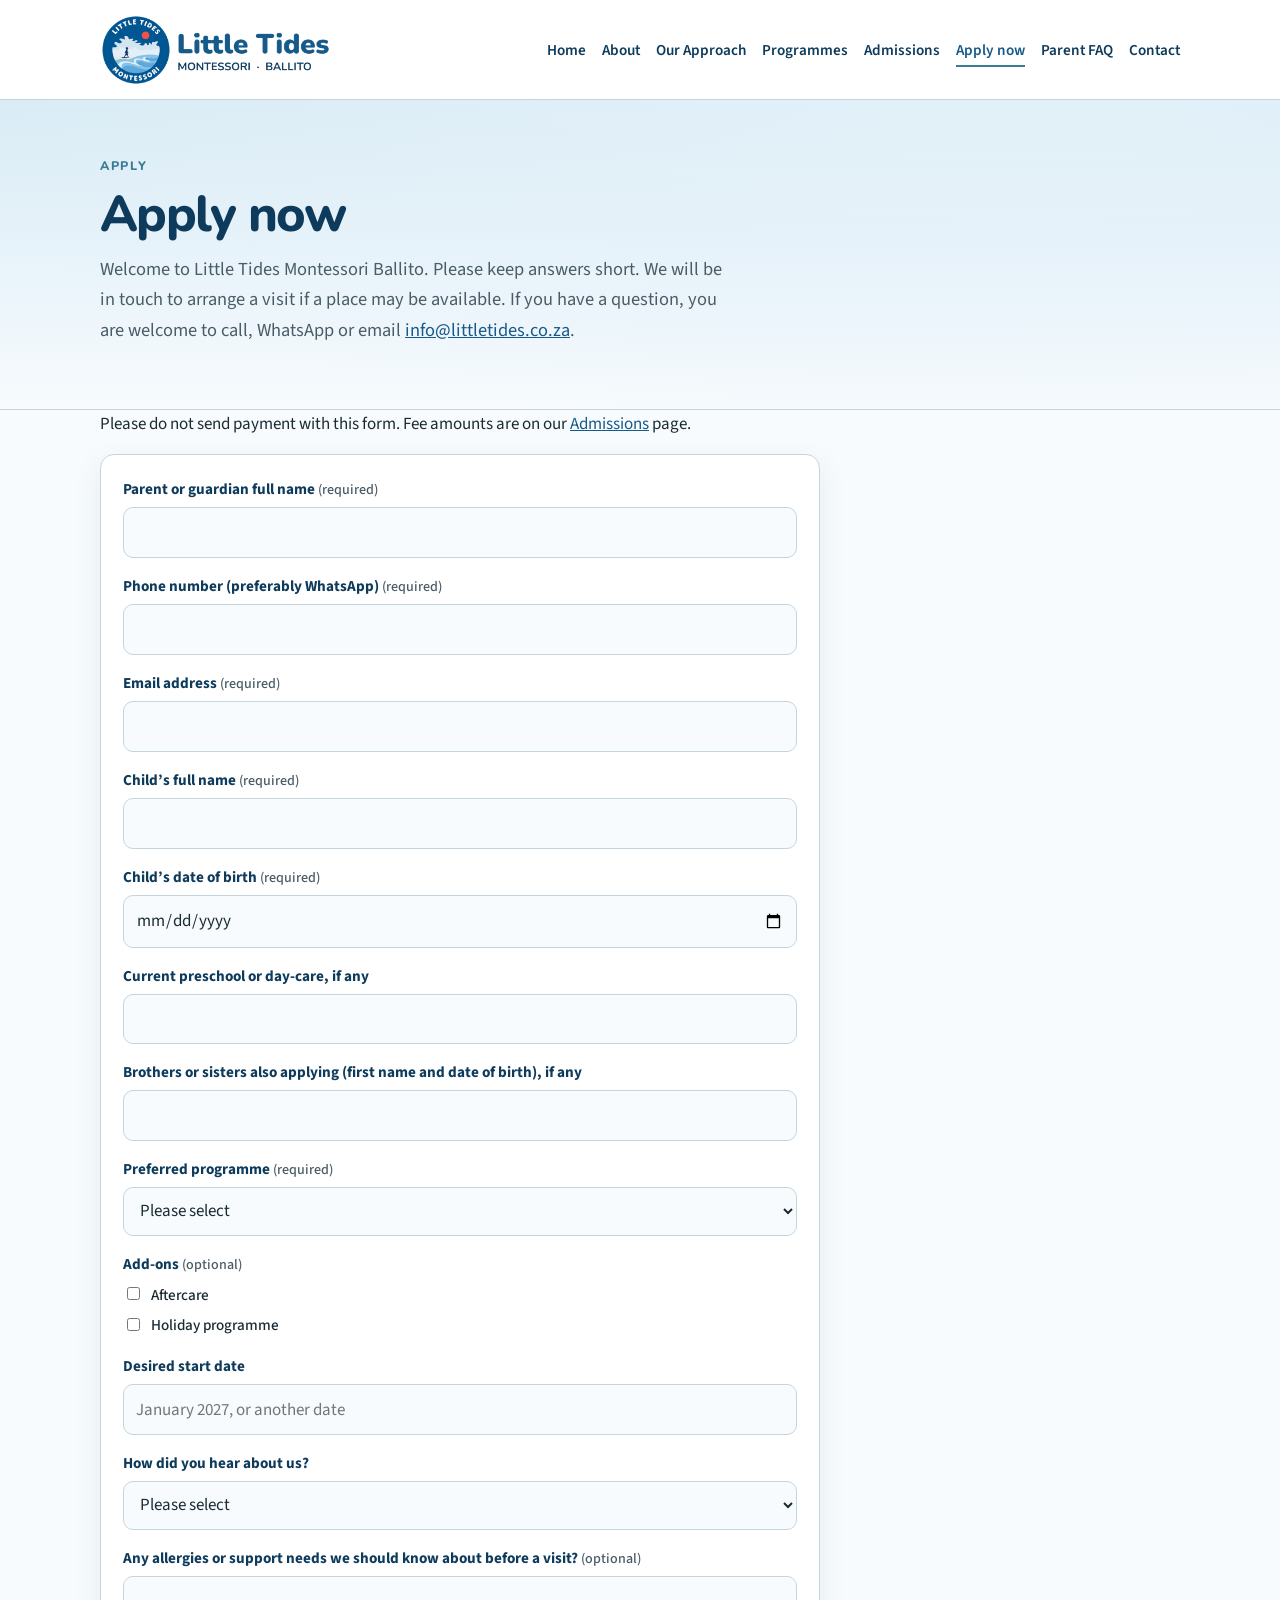
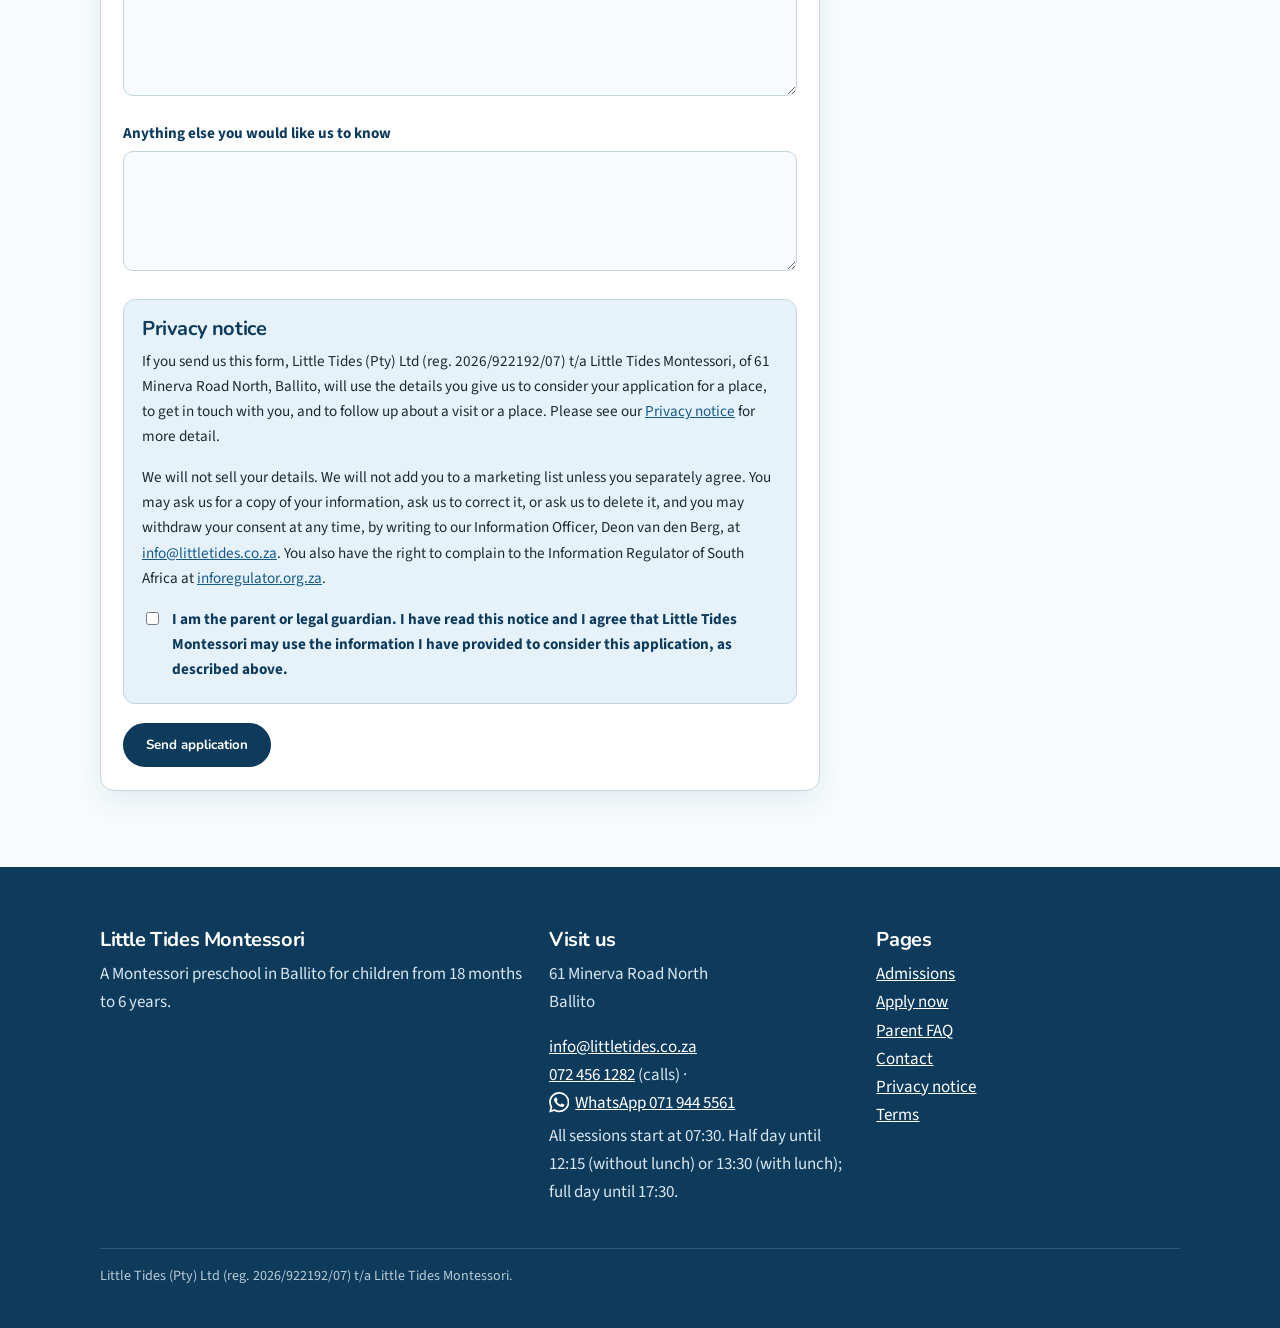
<file: enquire.html>
<!DOCTYPE html>
<html lang="en-ZA">
<head>
  <meta charset="utf-8">
  <meta name="viewport" content="width=device-width, initial-scale=1">
  <title>Apply now — Little Tides Montessori</title>
  <meta name="robots" content="noindex, follow">
  <link rel="canonical" href="https://littletides.co.za/apply.html">
  <meta http-equiv="refresh" content="0;url=apply.html">
  <script>location.replace("apply.html");</script>
</head>
<body>
  <p>This page has moved. <a href="apply.html">Apply now</a>.</p>
</body>
</html>
</file>
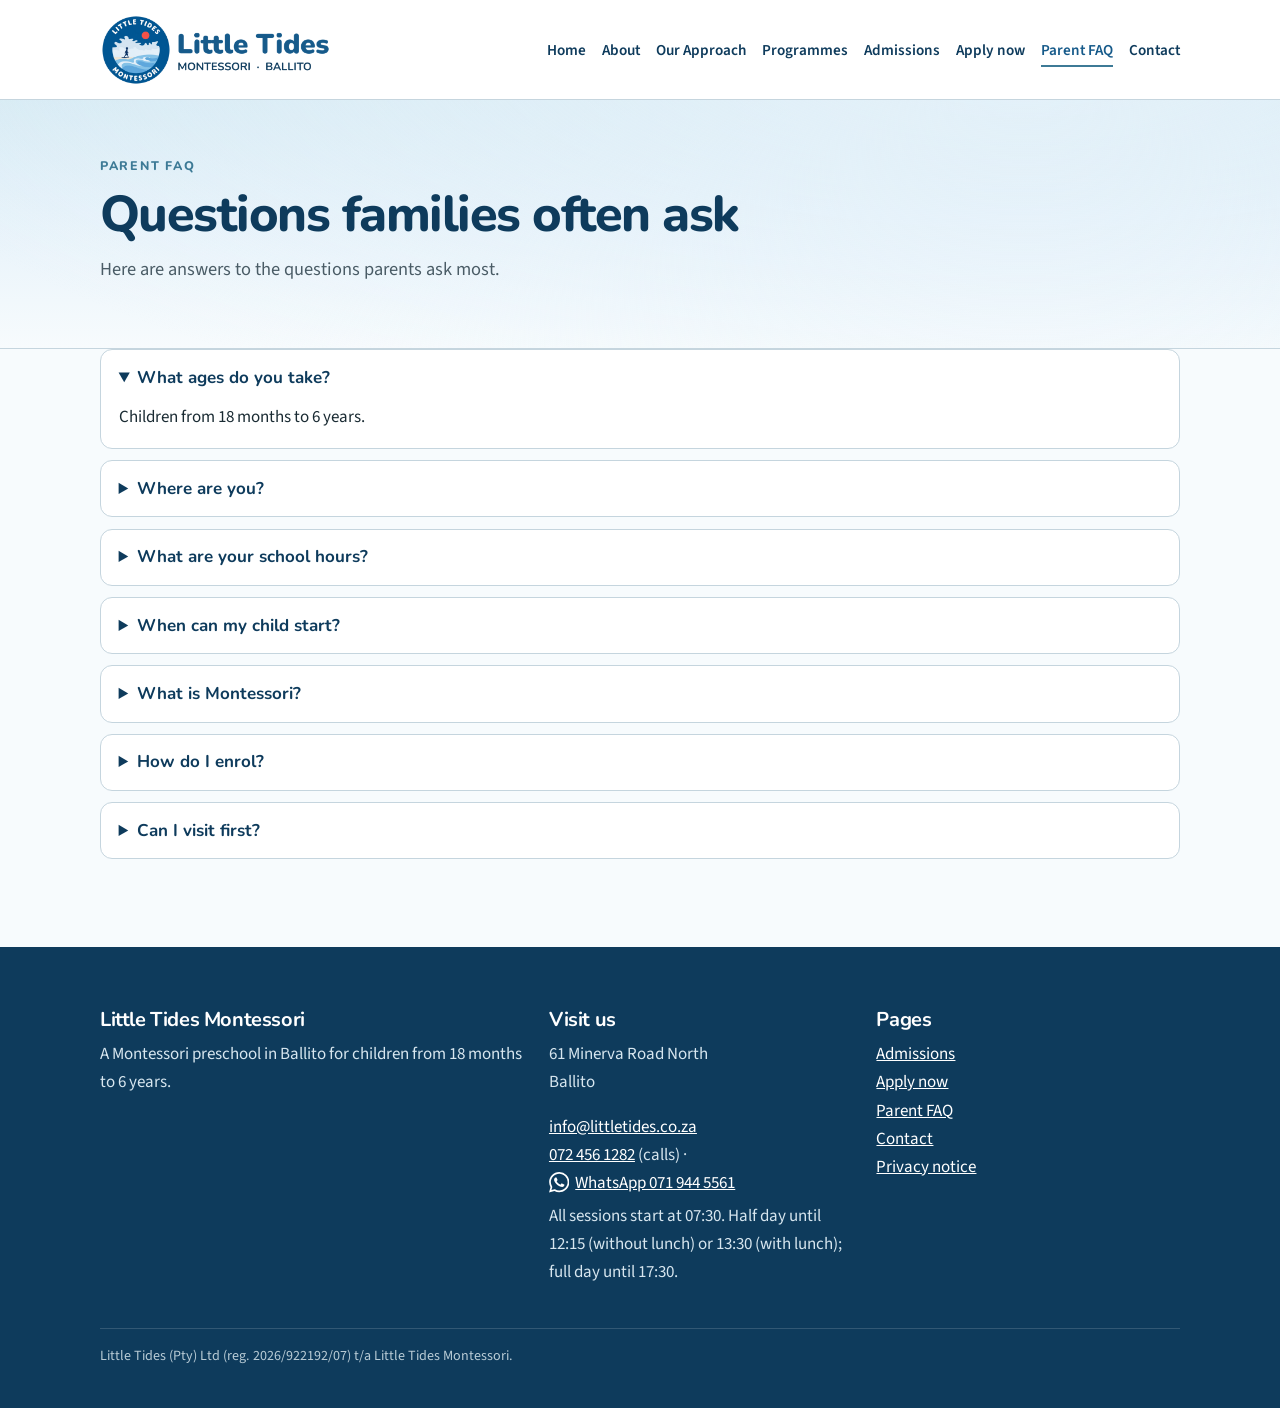
<file: faq.html>
<!DOCTYPE html>
<html lang="en-ZA">
<head>
  <meta charset="utf-8">
  <meta name="viewport" content="width=device-width, initial-scale=1">
  <meta property="og:title" content="Parent FAQ — Little Tides Montessori">
  <meta property="og:description" content="Here are answers to the questions parents ask most.">
  <meta property="og:image" content="https://littletides.co.za/img/og-image.jpg">
  <meta property="og:url" content="https://littletides.co.za/faq.html">
  <meta property="og:type" content="website">
  <meta name="twitter:card" content="summary_large_image">
  <title>Parent FAQ — Little Tides Montessori</title>
  <link rel="preconnect" href="https://fonts.googleapis.com">
  <link rel="preconnect" href="https://fonts.gstatic.com" crossorigin>
  <link href="https://fonts.googleapis.com/css2?family=Nunito:ital,wght@0,600;0,700;0,800;1,700&family=Source+Sans+3:ital,wght@0,400;0,600;0,700;1,400&display=swap" rel="stylesheet">
  <link rel="icon" href="favicon.ico" sizes="any">
  <link rel="icon" type="image/png" sizes="32x32" href="favicon.png">
  <link rel="apple-touch-icon" href="apple-touch-icon.png">
  <link rel="stylesheet" href="css/styles.css">
</head>
<body>
  <header class="site-header">
    <div class="header-inner">
      <a class="wordmark" href="index.html">
        <img src="img/logo-lockup.png" width="260" height="80" alt="Little Tides Montessori logo">
      </a>
      <button class="nav-toggle" type="button" aria-expanded="false" aria-controls="site-nav">Menu</button>
      <nav id="site-nav" aria-label="Primary">
        <ul>
            <li><a href="index.html">Home</a></li>
            <li><a href="about.html">About</a></li>
            <li><a href="approach.html">Our Approach</a></li>
            <li><a href="programmes.html">Programmes</a></li>
            <li><a href="admissions.html">Admissions</a></li>
            <li><a href="apply.html">Apply now</a></li>
            <li><a href="faq.html" aria-current="page">Parent FAQ</a></li>
            <li><a href="contact.html">Contact</a></li>
        </ul>
      </nav>
    </div>
  </header>
  <main class="">

    <section class="hero">
      <div class="wrap">
        <p class="hero-kicker">Parent FAQ</p>
        <h1>Questions families often ask</h1>
        <p class="lead">Here are answers to the questions parents ask most.</p>
      </div>
    </section>
    <section>
      <div class="wrap faq">
        <details open>
          <summary>What ages do you take?</summary>
          <p>Children from 18 months to 6 years.</p>
        </details>
        <details>
          <summary>Where are you?</summary>
          <p>61 Minerva Road North, Ballito.</p>
        </details>
        <details>
          <summary>What are your school hours?</summary>
          <p>All sessions start at 07:30. Half day until 12:15 (without lunch) or 13:30 (with lunch); full day until 17:30.</p>
        </details>
        <details>
          <summary>When can my child start?</summary>
          <p>Enrolments are open until all places are filled. The 2027 school year starts on Wednesday, 13 January 2027, in line with the KwaZulu-Natal public school calendar.</p>
        </details>
        <details>
          <summary>What is Montessori?</summary>
          <p>A calm, prepared classroom where children learn by doing, at their own pace, guided by a teacher who observes closely.</p>
        </details>
        <details>
          <summary>How do I enrol?</summary>
          <p>You can <a href="apply.html">apply now</a>, or contact us to book a visit. If you have a question, you are welcome to call, WhatsApp or email <a href="mailto:info@littletides.co.za">info@littletides.co.za</a>.</p>
        </details>
        <details>
          <summary>Can I visit first?</summary>
          <p>Yes, please do. Contact us at <a href="mailto:info@littletides.co.za">info@littletides.co.za</a> to book a visit.</p>
        </details>
      </div>
    </section>

  </main>
  <footer class="site-footer">
    <div class="footer-inner">
      <div class="footer-grid">
        <div>
          <h3>Little Tides Montessori</h3>
          <p>A Montessori preschool in Ballito for children from 18 months to 6 years.</p>
        </div>
        <div>
          <h3>Visit us</h3>
          <p>61 Minerva Road North<br>Ballito</p>
          <p><a href="mailto:info@littletides.co.za">info@littletides.co.za</a><br><a href="tel:+27724561282">072 456 1282</a> (calls) · <a class="whatsapp-link" href="https://wa.me/27719445561" target="_blank" rel="noopener"><svg class="icon-whatsapp" xmlns="http://www.w3.org/2000/svg" viewBox="0 0 24 24" width="1.2em" height="1.2em" aria-hidden="true" focusable="false"><path fill="currentColor" d="M17.472 14.382c-.297-.149-1.758-.867-2.03-.967-.273-.099-.471-.148-.67.15-.197.297-.767.966-.94 1.164-.173.199-.347.223-.644.075-.297-.15-1.255-.463-2.39-1.475-.883-.788-1.48-1.761-1.653-2.059-.173-.297-.018-.458.13-.606.134-.133.298-.347.446-.52.149-.174.198-.298.298-.497.099-.198.05-.371-.025-.52-.075-.149-.669-1.612-.916-2.207-.242-.579-.487-.5-.669-.51-.173-.008-.371-.01-.57-.01-.198 0-.52.074-.792.372-.272.297-1.04 1.016-1.04 2.479 0 1.462 1.065 2.875 1.213 3.074.149.198 2.096 3.2 5.077 4.487.709.306 1.262.489 1.694.625.712.227 1.36.195 1.871.118.571-.085 1.758-.719 2.006-1.413.248-.694.248-1.289.173-1.413-.074-.124-.272-.198-.57-.347m-5.421 7.403h-.004a9.87 9.87 0 01-5.031-1.378l-.361-.214-3.741.982.998-3.648-.235-.374a9.86 9.86 0 01-1.51-5.26c.001-5.45 4.436-9.884 9.888-9.884 2.64 0 5.122 1.03 6.988 2.898a9.825 9.825 0 012.893 6.994c-.003 5.45-4.435 9.884-9.885 9.884m8.413-18.297A11.815 11.815 0 0012.05 0C5.495 0 .16 5.335.157 11.892c0 2.096.547 4.142 1.588 5.945L.057 24l6.305-1.654a11.882 11.882 0 005.683 1.448h.005c6.554 0 11.89-5.335 11.893-11.893a11.821 11.821 0 00-3.48-8.413z"/></svg>WhatsApp 071 944 5561</a><br>All sessions start at 07:30. Half day until 12:15 (without lunch) or 13:30 (with lunch); full day until 17:30.</p>
        </div>
        <div>
          <h3>Pages</h3>
          <p><a href="admissions.html">Admissions</a><br>
          <a href="apply.html">Apply now</a><br>
          <a href="faq.html">Parent FAQ</a><br>
          <a href="contact.html">Contact</a><br>
          <a href="privacy.html">Privacy notice</a></p>
        </div>
      </div>
      <div class="legal">
        <p>Little Tides (Pty) Ltd (reg. 2026/922192/07) t/a Little Tides Montessori.</p>
      </div>
    </div>
  </footer>
  <script src="js/main.js"></script>
</body>
</html>
</file>
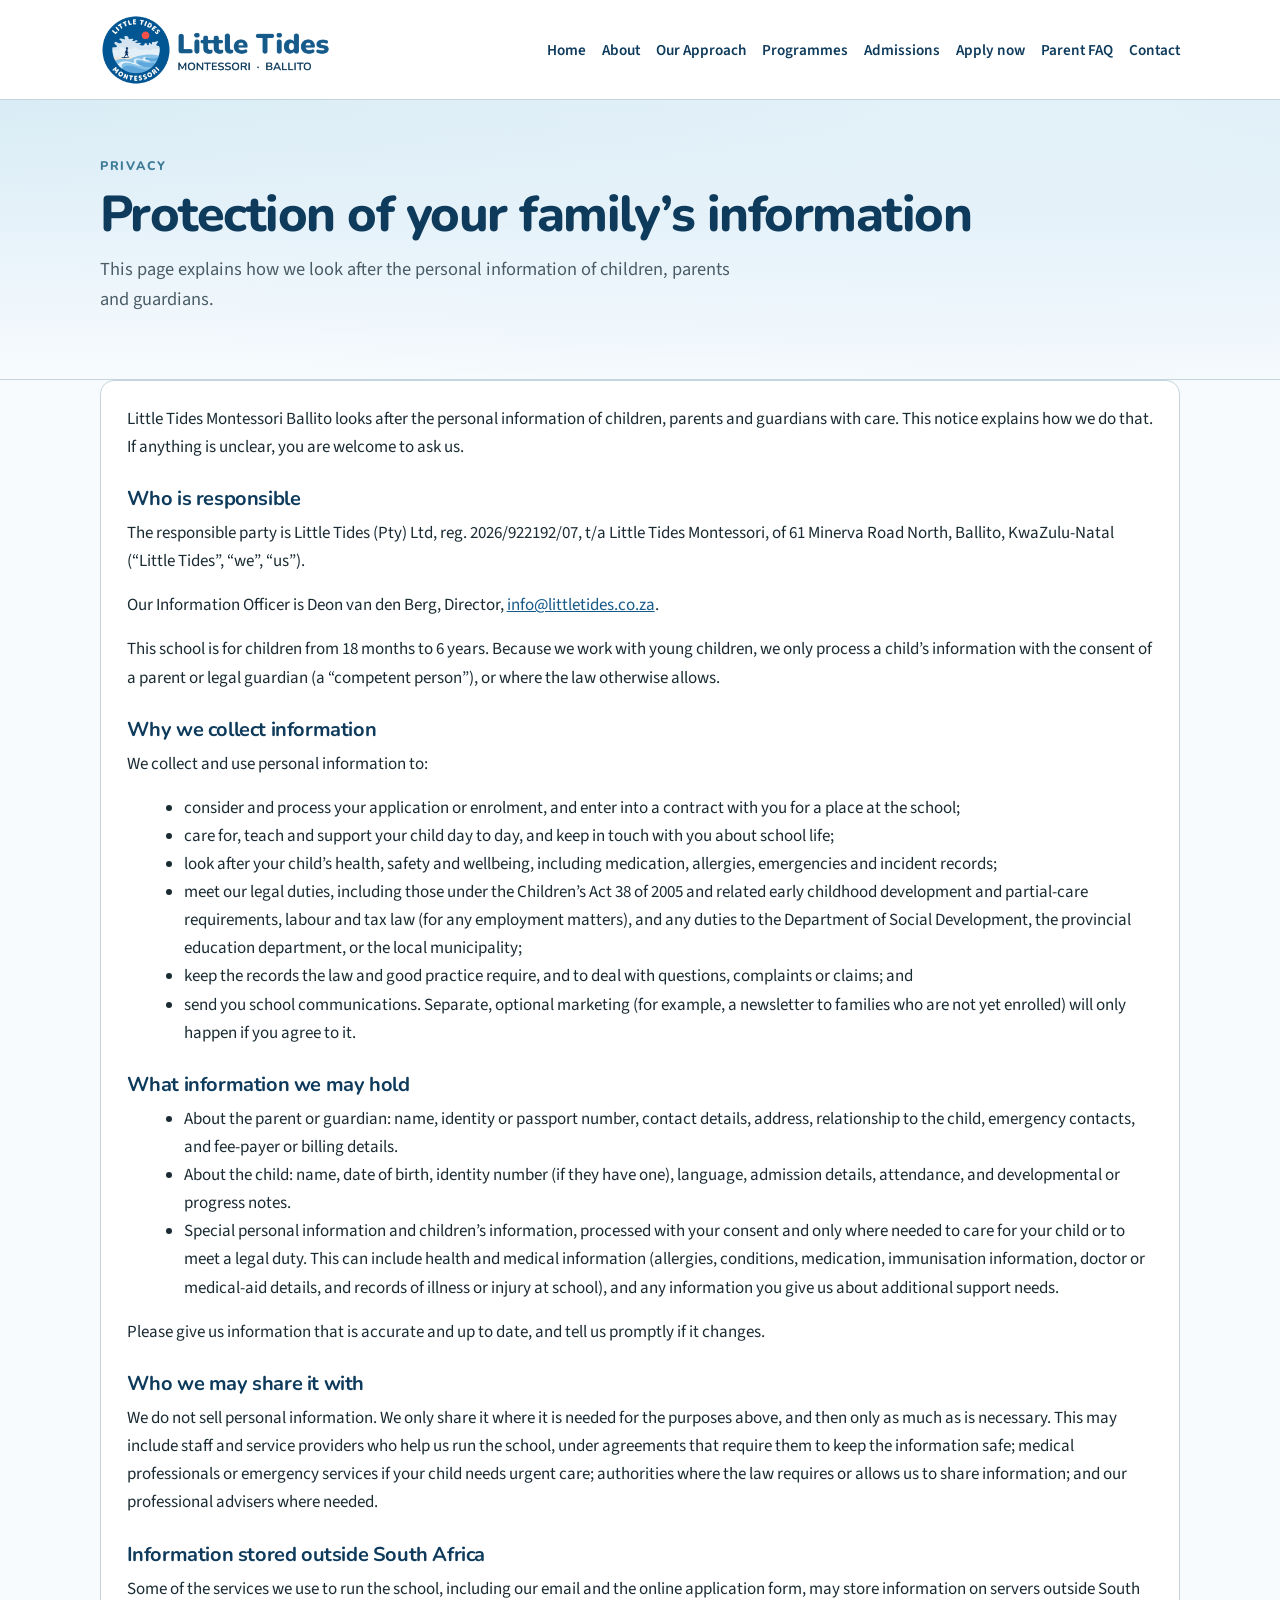
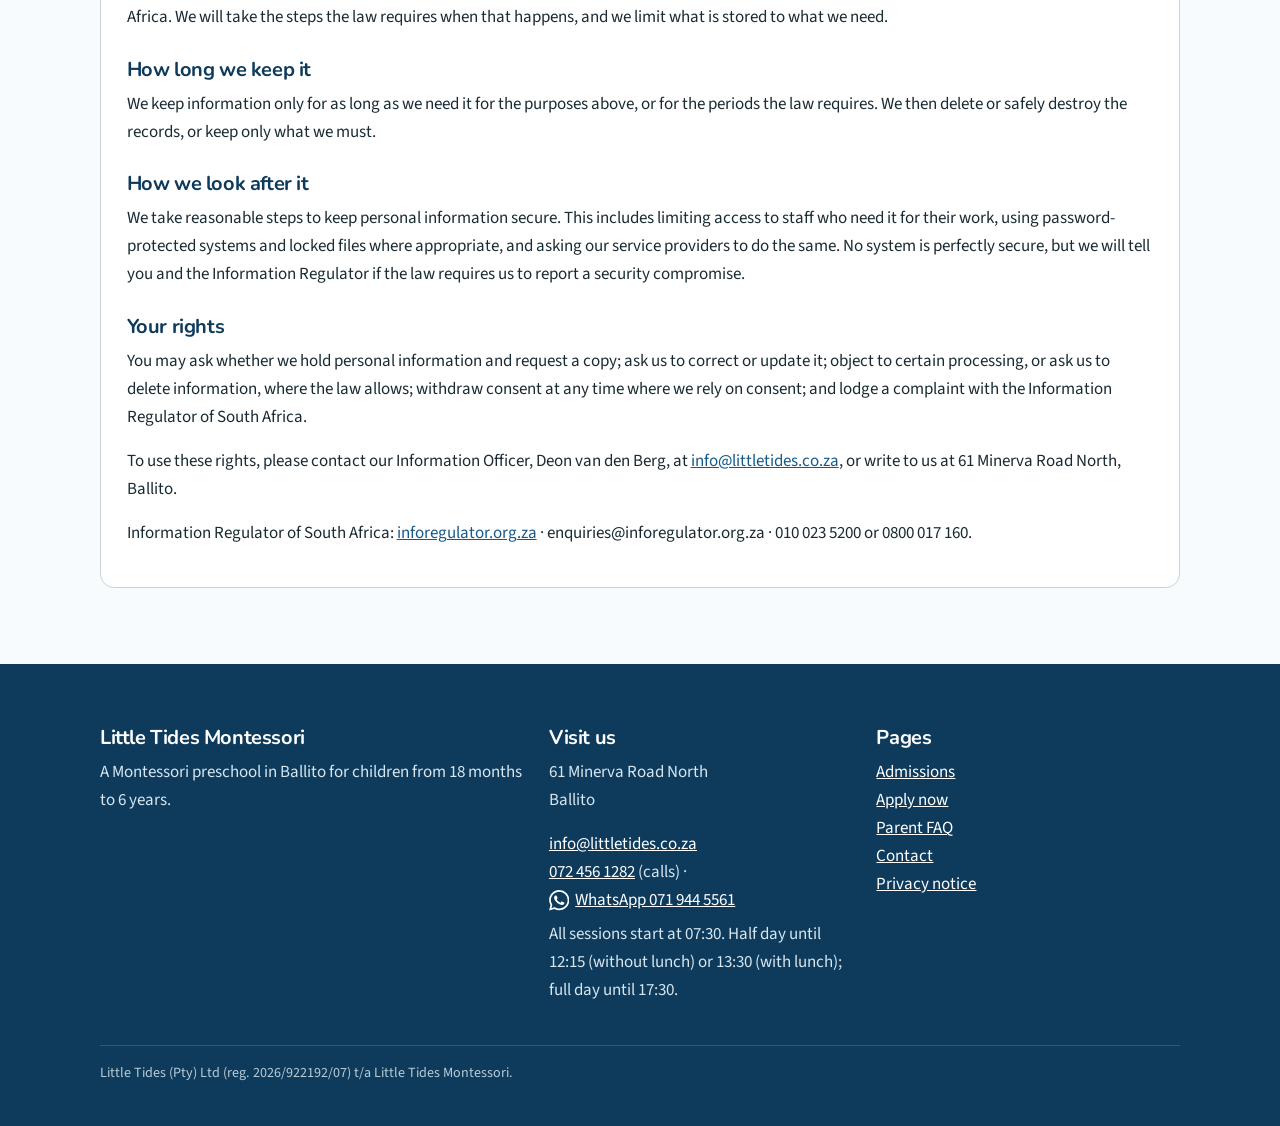
<file: privacy.html>
<!DOCTYPE html>
<html lang="en-ZA">
<head>
  <meta charset="utf-8">
  <meta name="viewport" content="width=device-width, initial-scale=1">
  <meta property="og:title" content="Privacy notice — Little Tides Montessori">
  <meta property="og:description" content="This page explains how we look after the personal information of children, parents and guardians.">
  <meta property="og:image" content="https://littletides.co.za/img/og-image.jpg">
  <meta property="og:url" content="https://littletides.co.za/privacy.html">
  <meta property="og:type" content="website">
  <meta name="twitter:card" content="summary_large_image">
  <title>Privacy notice — Little Tides Montessori</title>
  <link rel="preconnect" href="https://fonts.googleapis.com">
  <link rel="preconnect" href="https://fonts.gstatic.com" crossorigin>
  <link href="https://fonts.googleapis.com/css2?family=Nunito:ital,wght@0,600;0,700;0,800;1,700&family=Source+Sans+3:ital,wght@0,400;0,600;0,700;1,400&display=swap" rel="stylesheet">
  <link rel="icon" href="favicon.ico" sizes="any">
  <link rel="icon" type="image/png" sizes="32x32" href="favicon.png">
  <link rel="apple-touch-icon" href="apple-touch-icon.png">
  <link rel="stylesheet" href="css/styles.css">
</head>
<body>
  <header class="site-header">
    <div class="header-inner">
      <a class="wordmark" href="index.html">
        <img src="img/logo-lockup.png" width="260" height="80" alt="Little Tides Montessori logo">
      </a>
      <button class="nav-toggle" type="button" aria-expanded="false" aria-controls="site-nav">Menu</button>
      <nav id="site-nav" aria-label="Primary">
        <ul>
            <li><a href="index.html">Home</a></li>
            <li><a href="about.html">About</a></li>
            <li><a href="approach.html">Our Approach</a></li>
            <li><a href="programmes.html">Programmes</a></li>
            <li><a href="admissions.html">Admissions</a></li>
            <li><a href="apply.html">Apply now</a></li>
            <li><a href="faq.html">Parent FAQ</a></li>
            <li><a href="contact.html">Contact</a></li>
        </ul>
      </nav>
    </div>
  </header>
  <main class="">

    <section class="hero">
      <div class="wrap">
        <p class="hero-kicker">Privacy</p>
        <h1>Protection of your family’s information</h1>
        <p class="lead">This page explains how we look after the personal information of children, parents and guardians.</p>
      </div>
    </section>
    <section>
      <div class="wrap">
        <div class="privacy-notice">
          <p>Little Tides Montessori Ballito looks after the personal information of children, parents and guardians with care. This notice explains how we do that. If anything is unclear, you are welcome to ask us.</p>
          <h3>Who is responsible</h3>
          <p>The responsible party is Little Tides (Pty) Ltd, reg. 2026/922192/07, t/a Little Tides Montessori, of 61 Minerva Road North, Ballito, KwaZulu-Natal (“Little Tides”, “we”, “us”).</p>
          <p>Our Information Officer is Deon van den Berg, Director, <a href="mailto:info@littletides.co.za">info@littletides.co.za</a>.</p>
          <p>This school is for children from 18 months to 6 years. Because we work with young children, we only process a child’s information with the consent of a parent or legal guardian (a “competent person”), or where the law otherwise allows.</p>

          <h3>Why we collect information</h3>
          <p>We collect and use personal information to:</p>
          <ul>
            <li>consider and process your application or enrolment, and enter into a contract with you for a place at the school;</li>
            <li>care for, teach and support your child day to day, and keep in touch with you about school life;</li>
            <li>look after your child’s health, safety and wellbeing, including medication, allergies, emergencies and incident records;</li>
            <li>meet our legal duties, including those under the Children’s Act 38 of 2005 and related early childhood development and partial-care requirements, labour and tax law (for any employment matters), and any duties to the Department of Social Development, the provincial education department, or the local municipality;</li>
            <li>keep the records the law and good practice require, and to deal with questions, complaints or claims; and</li>
            <li>send you school communications. Separate, optional marketing (for example, a newsletter to families who are not yet enrolled) will only happen if you agree to it.</li>
          </ul>

          <h3>What information we may hold</h3>
          <ul>
            <li>About the parent or guardian: name, identity or passport number, contact details, address, relationship to the child, emergency contacts, and fee-payer or billing details.</li>
            <li>About the child: name, date of birth, identity number (if they have one), language, admission details, attendance, and developmental or progress notes.</li>
            <li>Special personal information and children’s information, processed with your consent and only where needed to care for your child or to meet a legal duty. This can include health and medical information (allergies, conditions, medication, immunisation information, doctor or medical-aid details, and records of illness or injury at school), and any information you give us about additional support needs.</li>
          </ul>
          <p>Please give us information that is accurate and up to date, and tell us promptly if it changes.</p>

          <h3>Who we may share it with</h3>
          <p>We do not sell personal information. We only share it where it is needed for the purposes above, and then only as much as is necessary. This may include staff and service providers who help us run the school, under agreements that require them to keep the information safe; medical professionals or emergency services if your child needs urgent care; authorities where the law requires or allows us to share information; and our professional advisers where needed.</p>

          <h3>Information stored outside South Africa</h3>
          <p>Some of the services we use to run the school, including our email and the online application form, may store information on servers outside South Africa. We will take the steps the law requires when that happens, and we limit what is stored to what we need.</p>

          <h3>How long we keep it</h3>
          <p>We keep information only for as long as we need it for the purposes above, or for the periods the law requires. We then delete or safely destroy the records, or keep only what we must.</p>

          <h3>How we look after it</h3>
          <p>We take reasonable steps to keep personal information secure. This includes limiting access to staff who need it for their work, using password-protected systems and locked files where appropriate, and asking our service providers to do the same. No system is perfectly secure, but we will tell you and the Information Regulator if the law requires us to report a security compromise.</p>

          <h3>Your rights</h3>
          <p>You may ask whether we hold personal information and request a copy; ask us to correct or update it; object to certain processing, or ask us to delete information, where the law allows; withdraw consent at any time where we rely on consent; and lodge a complaint with the Information Regulator of South Africa.</p>
          <p>To use these rights, please contact our Information Officer, Deon van den Berg, at <a href="mailto:info@littletides.co.za">info@littletides.co.za</a>, or write to us at 61 Minerva Road North, Ballito.</p>
          <p>Information Regulator of South Africa: <a href="https://inforegulator.org.za">inforegulator.org.za</a> · enquiries@inforegulator.org.za · 010 023 5200 or 0800 017 160.</p>
        </div>
      </div>
    </section>

  </main>
  <footer class="site-footer">
    <div class="footer-inner">
      <div class="footer-grid">
        <div>
          <h3>Little Tides Montessori</h3>
          <p>A Montessori preschool in Ballito for children from 18 months to 6 years.</p>
        </div>
        <div>
          <h3>Visit us</h3>
          <p>61 Minerva Road North<br>Ballito</p>
          <p><a href="mailto:info@littletides.co.za">info@littletides.co.za</a><br><a href="tel:+27724561282">072 456 1282</a> (calls) · <a class="whatsapp-link" href="https://wa.me/27719445561" target="_blank" rel="noopener"><svg class="icon-whatsapp" xmlns="http://www.w3.org/2000/svg" viewBox="0 0 24 24" width="1.2em" height="1.2em" aria-hidden="true" focusable="false"><path fill="currentColor" d="M17.472 14.382c-.297-.149-1.758-.867-2.03-.967-.273-.099-.471-.148-.67.15-.197.297-.767.966-.94 1.164-.173.199-.347.223-.644.075-.297-.15-1.255-.463-2.39-1.475-.883-.788-1.48-1.761-1.653-2.059-.173-.297-.018-.458.13-.606.134-.133.298-.347.446-.52.149-.174.198-.298.298-.497.099-.198.05-.371-.025-.52-.075-.149-.669-1.612-.916-2.207-.242-.579-.487-.5-.669-.51-.173-.008-.371-.01-.57-.01-.198 0-.52.074-.792.372-.272.297-1.04 1.016-1.04 2.479 0 1.462 1.065 2.875 1.213 3.074.149.198 2.096 3.2 5.077 4.487.709.306 1.262.489 1.694.625.712.227 1.36.195 1.871.118.571-.085 1.758-.719 2.006-1.413.248-.694.248-1.289.173-1.413-.074-.124-.272-.198-.57-.347m-5.421 7.403h-.004a9.87 9.87 0 01-5.031-1.378l-.361-.214-3.741.982.998-3.648-.235-.374a9.86 9.86 0 01-1.51-5.26c.001-5.45 4.436-9.884 9.888-9.884 2.64 0 5.122 1.03 6.988 2.898a9.825 9.825 0 012.893 6.994c-.003 5.45-4.435 9.884-9.885 9.884m8.413-18.297A11.815 11.815 0 0012.05 0C5.495 0 .16 5.335.157 11.892c0 2.096.547 4.142 1.588 5.945L.057 24l6.305-1.654a11.882 11.882 0 005.683 1.448h.005c6.554 0 11.89-5.335 11.893-11.893a11.821 11.821 0 00-3.48-8.413z"/></svg>WhatsApp 071 944 5561</a><br>All sessions start at 07:30. Half day until 12:15 (without lunch) or 13:30 (with lunch); full day until 17:30.</p>
        </div>
        <div>
          <h3>Pages</h3>
          <p><a href="admissions.html">Admissions</a><br>
          <a href="apply.html">Apply now</a><br>
          <a href="faq.html">Parent FAQ</a><br>
          <a href="contact.html">Contact</a><br>
          <a href="privacy.html">Privacy notice</a></p>
        </div>
      </div>
      <div class="legal">
        <p>Little Tides (Pty) Ltd (reg. 2026/922192/07) t/a Little Tides Montessori.</p>
      </div>
    </div>
  </footer>
  <script src="js/main.js"></script>
</body>
</html>
</file>
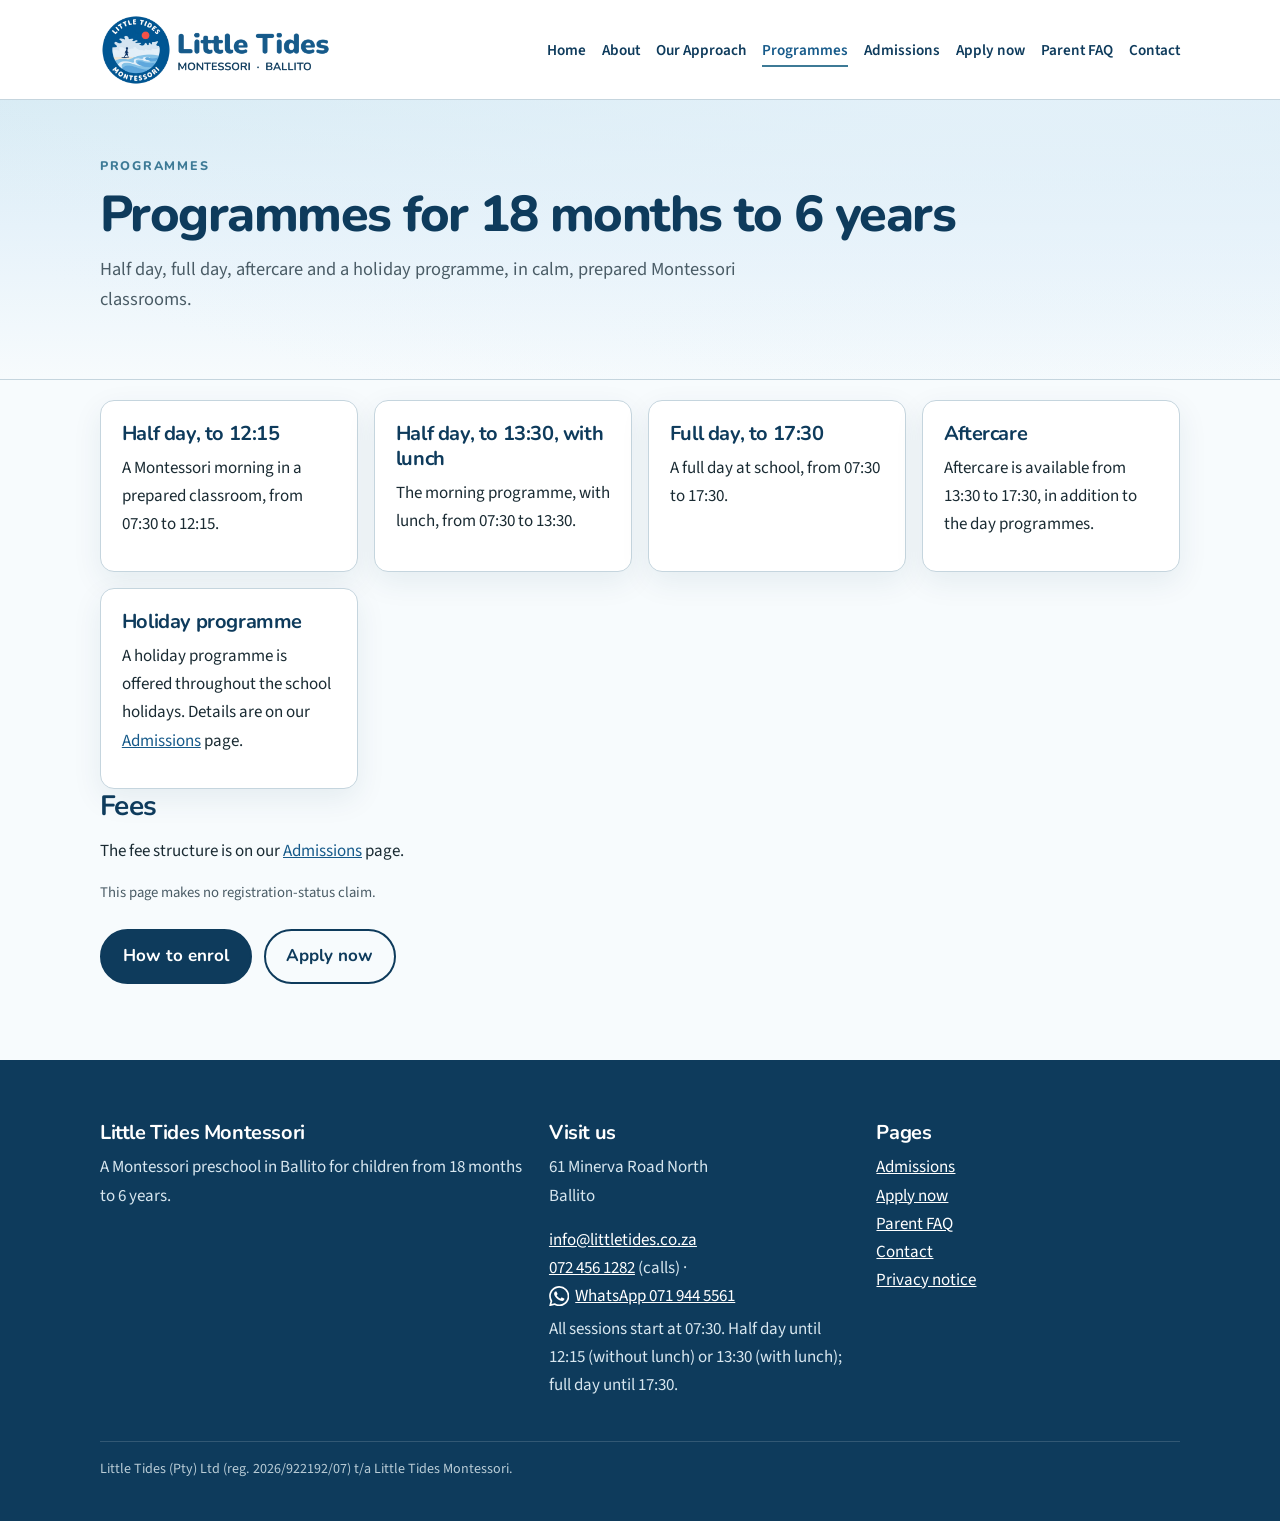
<file: programmes.html>
<!DOCTYPE html>
<html lang="en-ZA">
<head>
  <meta charset="utf-8">
  <meta name="viewport" content="width=device-width, initial-scale=1">
  <meta property="og:title" content="Programmes — Little Tides Montessori">
  <meta property="og:description" content="Half day, full day, aftercare and a holiday programme, in calm, prepared Montessori classrooms.">
  <meta property="og:image" content="https://littletides.co.za/img/og-image.jpg">
  <meta property="og:url" content="https://littletides.co.za/programmes.html">
  <meta property="og:type" content="website">
  <meta name="twitter:card" content="summary_large_image">
  <title>Programmes — Little Tides Montessori</title>
  <link rel="preconnect" href="https://fonts.googleapis.com">
  <link rel="preconnect" href="https://fonts.gstatic.com" crossorigin>
  <link href="https://fonts.googleapis.com/css2?family=Nunito:ital,wght@0,600;0,700;0,800;1,700&family=Source+Sans+3:ital,wght@0,400;0,600;0,700;1,400&display=swap" rel="stylesheet">
  <link rel="icon" href="favicon.ico" sizes="any">
  <link rel="icon" type="image/png" sizes="32x32" href="favicon.png">
  <link rel="apple-touch-icon" href="apple-touch-icon.png">
  <link rel="stylesheet" href="css/styles.css">
</head>
<body>
  <header class="site-header">
    <div class="header-inner">
      <a class="wordmark" href="index.html">
        <img src="img/logo-lockup.png" width="260" height="80" alt="Little Tides Montessori logo">
      </a>
      <button class="nav-toggle" type="button" aria-expanded="false" aria-controls="site-nav">Menu</button>
      <nav id="site-nav" aria-label="Primary">
        <ul>
            <li><a href="index.html">Home</a></li>
            <li><a href="about.html">About</a></li>
            <li><a href="approach.html">Our Approach</a></li>
            <li><a href="programmes.html" aria-current="page">Programmes</a></li>
            <li><a href="admissions.html">Admissions</a></li>
            <li><a href="apply.html">Apply now</a></li>
            <li><a href="faq.html">Parent FAQ</a></li>
            <li><a href="contact.html">Contact</a></li>
        </ul>
      </nav>
    </div>
  </header>
  <main class="">

    <section class="hero">
      <div class="wrap">
        <p class="hero-kicker">Programmes</p>
        <h1>Programmes for 18 months to 6 years</h1>
        <p class="lead">Half day, full day, aftercare and a holiday programme, in calm, prepared Montessori classrooms.</p>
      </div>
    </section>
    <section>
      <div class="wrap">
        <div class="cards">
          <article class="card">
            <h3>Half day, to 12:15</h3>
            <p>A Montessori morning in a prepared classroom, from 07:30 to 12:15.</p>
          </article>
          <article class="card">
            <h3>Half day, to 13:30, with lunch</h3>
            <p>The morning programme, with lunch, from 07:30 to 13:30.</p>
          </article>
          <article class="card">
            <h3>Full day, to 17:30</h3>
            <p>A full day at school, from 07:30 to 17:30.</p>
          </article>
          <article class="card">
            <h3>Aftercare</h3>
            <p>Aftercare is available from 13:30 to 17:30, in addition to the day programmes.</p>
          </article>
          <article class="card">
            <h3>Holiday programme</h3>
            <p>A holiday programme is offered throughout the school holidays. Details are on our <a href="admissions.html">Admissions</a> page.</p>
          </article>
        </div>
        <h2>Fees</h2>
        <p>The fee structure is on our <a href="admissions.html">Admissions</a> page.</p>
        <p class="small muted">This page makes no registration-status claim.</p>
        <div class="actions">
          <a class="btn btn-primary" href="admissions.html">How to enrol</a>
          <a class="btn btn-ghost" href="apply.html">Apply now</a>
        </div>
      </div>
    </section>

  </main>
  <footer class="site-footer">
    <div class="footer-inner">
      <div class="footer-grid">
        <div>
          <h3>Little Tides Montessori</h3>
          <p>A Montessori preschool in Ballito for children from 18 months to 6 years.</p>
        </div>
        <div>
          <h3>Visit us</h3>
          <p>61 Minerva Road North<br>Ballito</p>
          <p><a href="mailto:info@littletides.co.za">info@littletides.co.za</a><br><a href="tel:+27724561282">072 456 1282</a> (calls) · <a class="whatsapp-link" href="https://wa.me/27719445561" target="_blank" rel="noopener"><svg class="icon-whatsapp" xmlns="http://www.w3.org/2000/svg" viewBox="0 0 24 24" width="1.2em" height="1.2em" aria-hidden="true" focusable="false"><path fill="currentColor" d="M17.472 14.382c-.297-.149-1.758-.867-2.03-.967-.273-.099-.471-.148-.67.15-.197.297-.767.966-.94 1.164-.173.199-.347.223-.644.075-.297-.15-1.255-.463-2.39-1.475-.883-.788-1.48-1.761-1.653-2.059-.173-.297-.018-.458.13-.606.134-.133.298-.347.446-.52.149-.174.198-.298.298-.497.099-.198.05-.371-.025-.52-.075-.149-.669-1.612-.916-2.207-.242-.579-.487-.5-.669-.51-.173-.008-.371-.01-.57-.01-.198 0-.52.074-.792.372-.272.297-1.04 1.016-1.04 2.479 0 1.462 1.065 2.875 1.213 3.074.149.198 2.096 3.2 5.077 4.487.709.306 1.262.489 1.694.625.712.227 1.36.195 1.871.118.571-.085 1.758-.719 2.006-1.413.248-.694.248-1.289.173-1.413-.074-.124-.272-.198-.57-.347m-5.421 7.403h-.004a9.87 9.87 0 01-5.031-1.378l-.361-.214-3.741.982.998-3.648-.235-.374a9.86 9.86 0 01-1.51-5.26c.001-5.45 4.436-9.884 9.888-9.884 2.64 0 5.122 1.03 6.988 2.898a9.825 9.825 0 012.893 6.994c-.003 5.45-4.435 9.884-9.885 9.884m8.413-18.297A11.815 11.815 0 0012.05 0C5.495 0 .16 5.335.157 11.892c0 2.096.547 4.142 1.588 5.945L.057 24l6.305-1.654a11.882 11.882 0 005.683 1.448h.005c6.554 0 11.89-5.335 11.893-11.893a11.821 11.821 0 00-3.48-8.413z"/></svg>WhatsApp 071 944 5561</a><br>All sessions start at 07:30. Half day until 12:15 (without lunch) or 13:30 (with lunch); full day until 17:30.</p>
        </div>
        <div>
          <h3>Pages</h3>
          <p><a href="admissions.html">Admissions</a><br>
          <a href="apply.html">Apply now</a><br>
          <a href="faq.html">Parent FAQ</a><br>
          <a href="contact.html">Contact</a><br>
          <a href="privacy.html">Privacy notice</a></p>
        </div>
      </div>
      <div class="legal">
        <p>Little Tides (Pty) Ltd (reg. 2026/922192/07) t/a Little Tides Montessori.</p>
      </div>
    </div>
  </footer>
  <script src="js/main.js"></script>
</body>
</html>
</file>
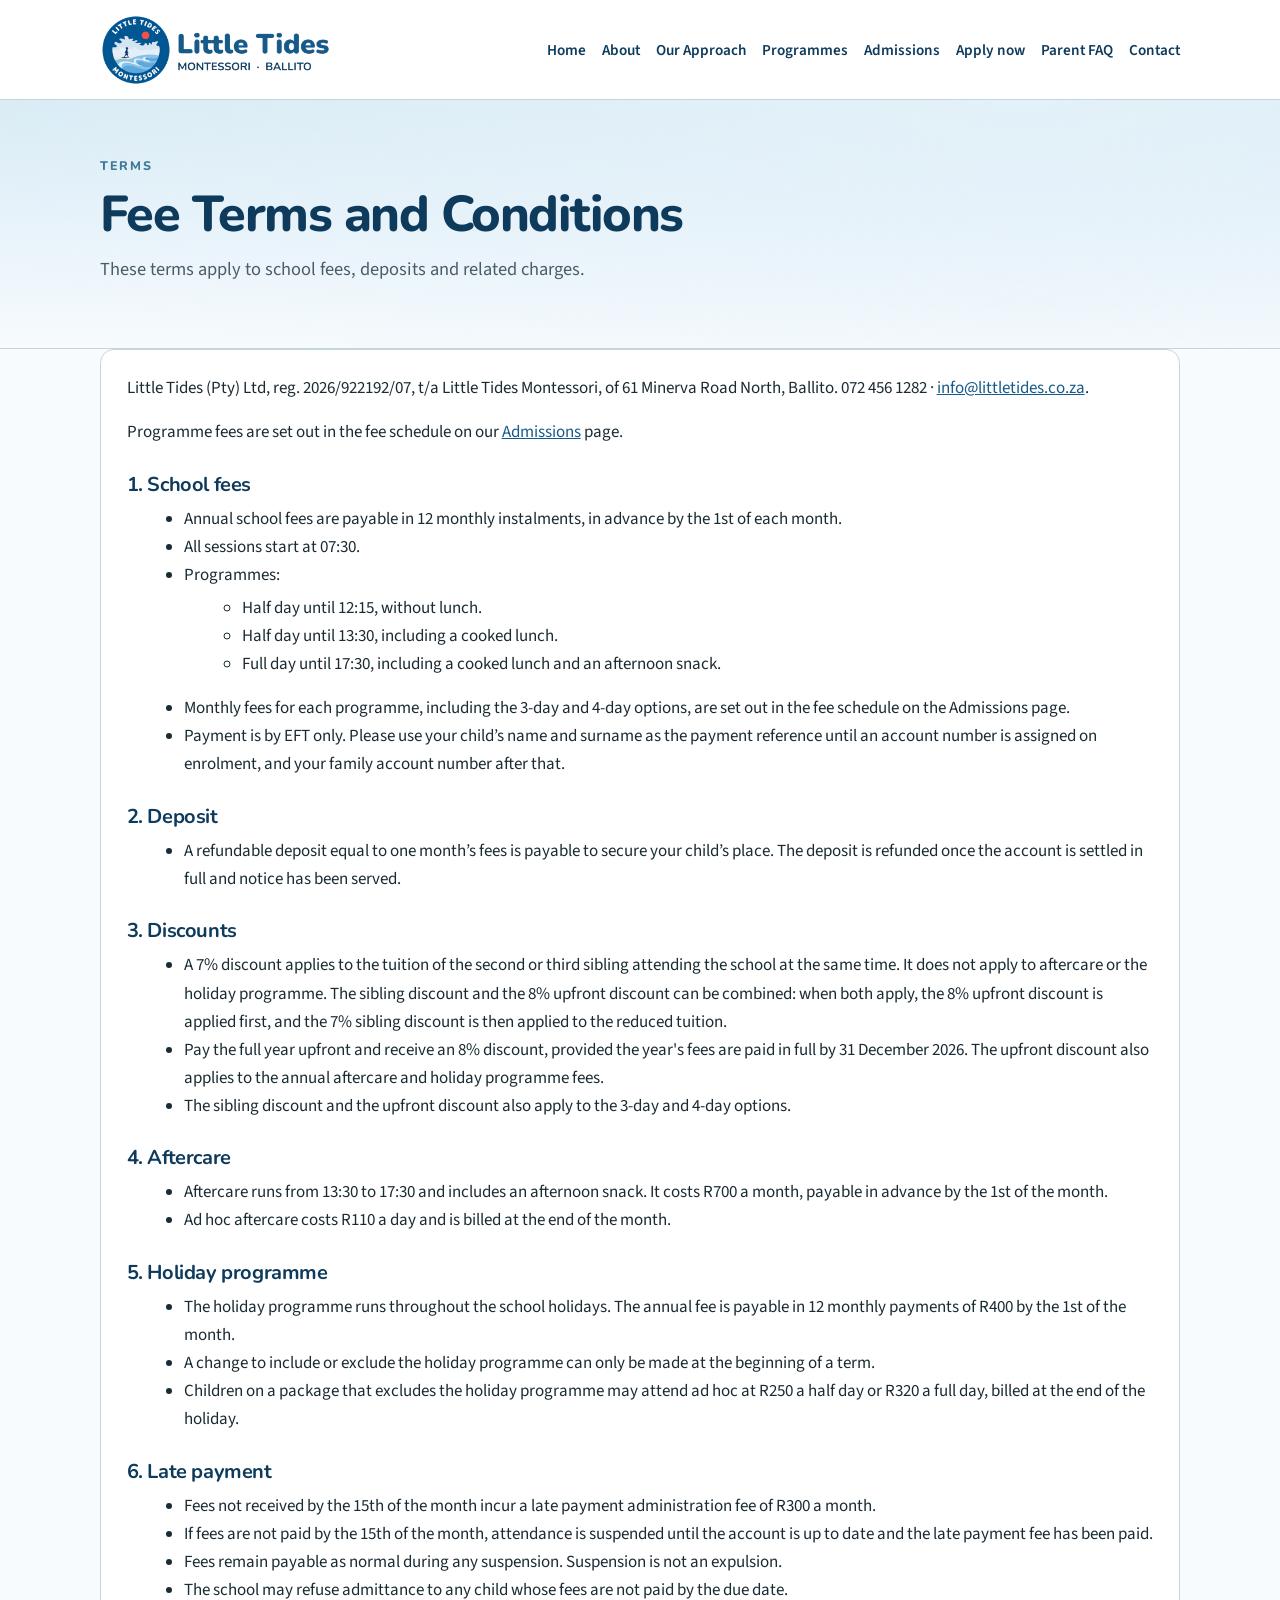
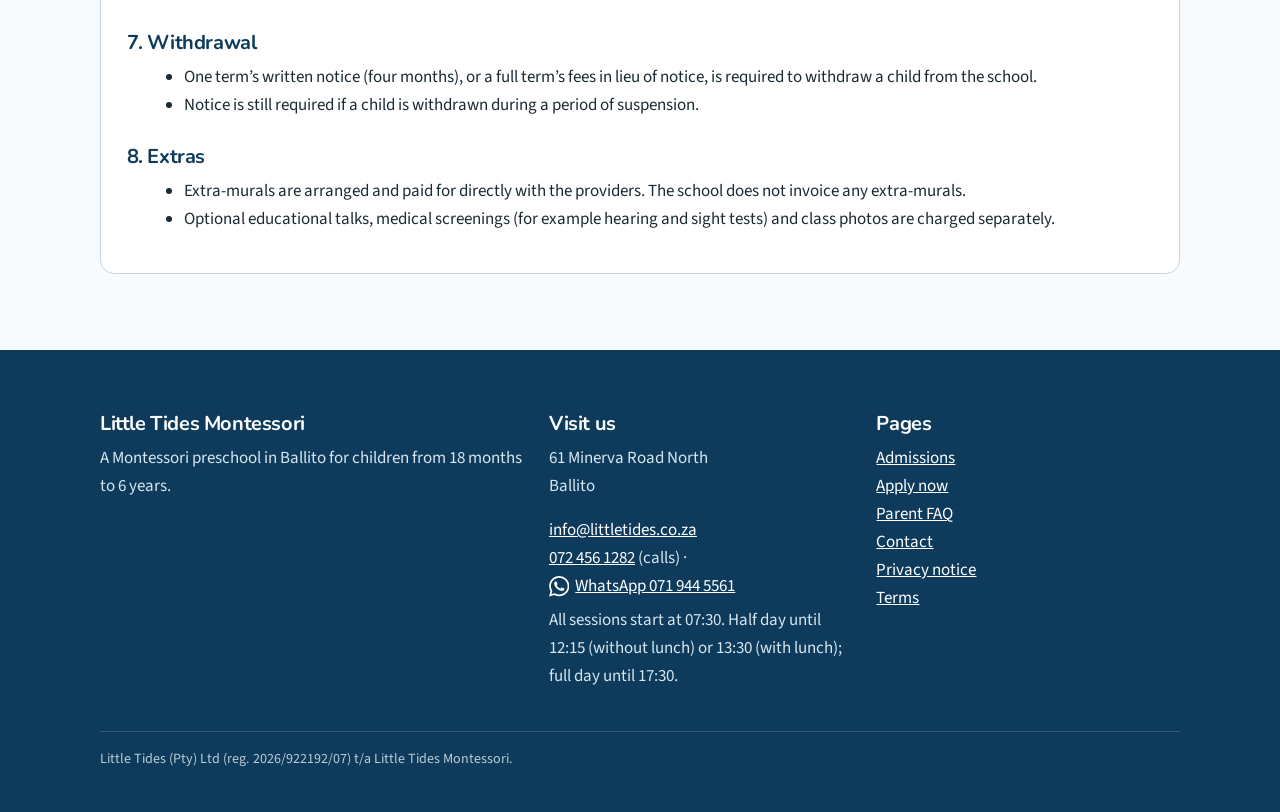
<file: terms.html>
<!DOCTYPE html>
<html lang="en-ZA">
<head>
  <meta charset="utf-8">
  <meta name="viewport" content="width=device-width, initial-scale=1">
  <meta property="og:title" content="Fee Terms and Conditions — Little Tides Montessori">
  <meta property="og:description" content="These terms apply to school fees, deposits and related charges at Little Tides Montessori, Ballito.">
  <meta property="og:image" content="https://littletides.co.za/img/og-image.jpg">
  <meta property="og:url" content="https://littletides.co.za/terms.html">
  <meta property="og:type" content="website">
  <meta name="twitter:card" content="summary_large_image">
  <title>Fee Terms and Conditions — Little Tides Montessori</title>
  <link rel="preconnect" href="https://fonts.googleapis.com">
  <link rel="preconnect" href="https://fonts.gstatic.com" crossorigin>
  <link href="https://fonts.googleapis.com/css2?family=Nunito:ital,wght@0,600;0,700;0,800;1,700&family=Source+Sans+3:ital,wght@0,400;0,600;0,700;1,400&display=swap" rel="stylesheet">
  <link rel="icon" href="favicon.ico" sizes="any">
  <link rel="icon" type="image/png" sizes="32x32" href="favicon.png">
  <link rel="apple-touch-icon" href="apple-touch-icon.png">
  <link rel="stylesheet" href="css/styles.css">
</head>
<body>
  <header class="site-header">
    <div class="header-inner">
      <a class="wordmark" href="index.html">
        <img src="img/logo-lockup.png" width="260" height="80" alt="Little Tides Montessori logo">
      </a>
      <button class="nav-toggle" type="button" aria-expanded="false" aria-controls="site-nav">Menu</button>
      <nav id="site-nav" aria-label="Primary">
        <ul>
            <li><a href="index.html">Home</a></li>
            <li><a href="about.html">About</a></li>
            <li><a href="approach.html">Our Approach</a></li>
            <li><a href="programmes.html">Programmes</a></li>
            <li><a href="admissions.html">Admissions</a></li>
            <li><a href="apply.html">Apply now</a></li>
            <li><a href="faq.html">Parent FAQ</a></li>
            <li><a href="contact.html">Contact</a></li>
        </ul>
      </nav>
    </div>
  </header>
  <main>
    <section class="hero">
      <div class="wrap">
        <p class="hero-kicker">Terms</p>
        <h1>Fee Terms and Conditions</h1>
        <p class="lead">These terms apply to school fees, deposits and related charges.</p>
      </div>
    </section>
    <section>
      <div class="wrap">
        <div class="privacy-notice">
          <p>Little Tides (Pty) Ltd, reg. 2026/922192/07, t/a Little Tides Montessori, of 61 Minerva Road North, Ballito. 072 456 1282 · <a href="mailto:info@littletides.co.za">info@littletides.co.za</a>.</p>
          <p>Programme fees are set out in the fee schedule on our <a href="admissions.html">Admissions</a> page.</p>

          <h3>1. School fees</h3>
          <ul>
            <li>Annual school fees are payable in 12 monthly instalments, in advance by the 1st of each month.</li>
            <li>All sessions start at 07:30.</li>
            <li>Programmes:
              <ul>
                <li>Half day until 12:15, without lunch.</li>
                <li>Half day until 13:30, including a cooked lunch.</li>
                <li>Full day until 17:30, including a cooked lunch and an afternoon snack.</li>
              </ul>
            </li>
            <li>Monthly fees for each programme, including the 3-day and 4-day options, are set out in the fee schedule on the Admissions page.</li>
            <li>Payment is by EFT only. Please use your child’s name and surname as the payment reference until an account number is assigned on enrolment, and your family account number after that.</li>
          </ul>

          <h3>2. Deposit</h3>
          <ul>
            <li>A refundable deposit equal to one month’s fees is payable to secure your child’s place. The deposit is refunded once the account is settled in full and notice has been served.</li>
          </ul>

          <h3>3. Discounts</h3>
          <ul>
            <li>A 7% discount applies to the tuition of the second or third sibling attending the school at the same time. It does not apply to aftercare or the holiday programme. The sibling discount and the 8% upfront discount can be combined: when both apply, the 8% upfront discount is applied first, and the 7% sibling discount is then applied to the reduced tuition.</li>
            <li>Pay the full year upfront and receive an 8% discount, provided the year's fees are paid in full by 31 December 2026. The upfront discount also applies to the annual aftercare and holiday programme fees.</li>
            <li>The sibling discount and the upfront discount also apply to the 3-day and 4-day options.</li>
          </ul>

          <h3>4. Aftercare</h3>
          <ul>
            <li>Aftercare runs from 13:30 to 17:30 and includes an afternoon snack. It costs R700 a month, payable in advance by the 1st of the month.</li>
            <li>Ad hoc aftercare costs R110 a day and is billed at the end of the month.</li>
          </ul>

          <h3>5. Holiday programme</h3>
          <ul>
            <li>The holiday programme runs throughout the school holidays. The annual fee is payable in 12 monthly payments of R400 by the 1st of the month.</li>
            <li>A change to include or exclude the holiday programme can only be made at the beginning of a term.</li>
            <li>Children on a package that excludes the holiday programme may attend ad hoc at R250 a half day or R320 a full day, billed at the end of the holiday.</li>
          </ul>

          <h3>6. Late payment</h3>
          <ul>
            <li>Fees not received by the 15th of the month incur a late payment administration fee of R300 a month.</li>
            <li>If fees are not paid by the 15th of the month, attendance is suspended until the account is up to date and the late payment fee has been paid.</li>
            <li>Fees remain payable as normal during any suspension. Suspension is not an expulsion.</li>
            <li>The school may refuse admittance to any child whose fees are not paid by the due date.</li>
          </ul>

          <h3>7. Withdrawal</h3>
          <ul>
            <li>One term’s written notice (four months), or a full term’s fees in lieu of notice, is required to withdraw a child from the school.</li>
            <li>Notice is still required if a child is withdrawn during a period of suspension.</li>
          </ul>

          <h3>8. Extras</h3>
          <ul>
            <li>Extra-murals are arranged and paid for directly with the providers. The school does not invoice any extra-murals.</li>
            <li>Optional educational talks, medical screenings (for example hearing and sight tests) and class photos are charged separately.</li>
          </ul>
        </div>
      </div>
    </section>
  </main>
  <footer class="site-footer">
    <div class="footer-inner">
      <div class="footer-grid">
        <div>
          <h3>Little Tides Montessori</h3>
          <p>A Montessori preschool in Ballito for children from 18 months to 6 years.</p>
        </div>
        <div>
          <h3>Visit us</h3>
          <p>61 Minerva Road North<br>Ballito</p>
          <p><a href="mailto:info@littletides.co.za">info@littletides.co.za</a><br><a href="tel:+27724561282">072 456 1282</a> (calls) · <a class="whatsapp-link" href="https://wa.me/27719445561" target="_blank" rel="noopener"><svg class="icon-whatsapp" xmlns="http://www.w3.org/2000/svg" viewBox="0 0 24 24" width="1.2em" height="1.2em" aria-hidden="true" focusable="false"><path fill="currentColor" d="M17.472 14.382c-.297-.149-1.758-.867-2.03-.967-.273-.099-.471-.148-.67.15-.197.297-.767.966-.94 1.164-.173.199-.347.223-.644.075-.297-.15-1.255-.463-2.39-1.475-.883-.788-1.48-1.761-1.653-2.059-.173-.297-.018-.458.13-.606.134-.133.298-.347.446-.52.149-.174.198-.298.298-.497.099-.198.05-.371-.025-.52-.075-.149-.669-1.612-.916-2.207-.242-.579-.487-.5-.669-.51-.173-.008-.371-.01-.57-.01-.198 0-.52.074-.792.372-.272.297-1.04 1.016-1.04 2.479 0 1.462 1.065 2.875 1.213 3.074.149.198 2.096 3.2 5.077 4.487.709.306 1.262.489 1.694.625.712.227 1.36.195 1.871.118.571-.085 1.758-.719 2.006-1.413.248-.694.248-1.289.173-1.413-.074-.124-.272-.198-.57-.347m-5.421 7.403h-.004a9.87 9.87 0 01-5.031-1.378l-.361-.214-3.741.982.998-3.648-.235-.374a9.86 9.86 0 01-1.51-5.26c.001-5.45 4.436-9.884 9.888-9.884 2.64 0 5.122 1.03 6.988 2.898a9.825 9.825 0 012.893 6.994c-.003 5.45-4.435 9.884-9.885 9.884m8.413-18.297A11.815 11.815 0 0012.05 0C5.495 0 .16 5.335.157 11.892c0 2.096.547 4.142 1.588 5.945L.057 24l6.305-1.654a11.882 11.882 0 005.683 1.448h.005c6.554 0 11.89-5.335 11.893-11.893a11.821 11.821 0 00-3.48-8.413z"/></svg>WhatsApp 071 944 5561</a><br>All sessions start at 07:30. Half day until 12:15 (without lunch) or 13:30 (with lunch); full day until 17:30.</p>
        </div>
        <div>
          <h3>Pages</h3>
          <p><a href="admissions.html">Admissions</a><br>
          <a href="apply.html">Apply now</a><br>
          <a href="faq.html">Parent FAQ</a><br>
          <a href="contact.html">Contact</a><br>
          <a href="privacy.html">Privacy notice</a><br>
          <a href="terms.html">Terms</a></p>
        </div>
      </div>
      <div class="legal">
        <p>Little Tides (Pty) Ltd (reg. 2026/922192/07) t/a Little Tides Montessori.</p>
      </div>
    </div>
  </footer>
  <script src="js/main.js"></script>
</body>
</html>
</file>
<file: css/styles.css>
/* Colour palette.
   Calm, ocean-ish stand-ins only, marked as such in the page banner. */
:root {
  --harbour: #0E3B5C;
  --ocean: #165A8A;
  --tide: #3D7A96;
  --foam: #E6F2FA;
  --sand: #E9DFCC;
  --sand-dark: #D4C6A8;
  --paper: #F7FBFD;
  --white: #FFFFFF;
  --ink: #1A2B33;
  --muted: #4A5C66;
  --line: #C5D5DE;
  --draft: #8A5A12;
  --draft-bg: #F3E3C3;
  --error: #8B2E2E;
  --radius: 14px;
  --shadow: 0 10px 30px rgba(14, 59, 92, 0.08);
  --max: 1080px;
}

* { box-sizing: border-box; }
html { scroll-behavior: smooth; }
body {
  margin: 0;
  font-family: "Source Sans 3", "Source Sans Pro", "Segoe UI", sans-serif;
  color: var(--ink);
  background: var(--paper);
  line-height: 1.65;
  font-size: 1.0625rem;
}

img { max-width: 100%; height: auto; }
a { color: var(--ocean); }
a:hover { color: var(--harbour); }

.draft-banner {
  background: var(--draft-bg);
  color: var(--draft);
  text-align: center;
  font-size: 0.85rem;
  font-weight: 700;
  letter-spacing: 0.04em;
  padding: 0.55rem 1rem;
  position: sticky;
  top: 0;
  z-index: 40;
  border-bottom: 1px solid var(--sand-dark);
}
.draft-banner span { font-weight: 600; opacity: 0.85; }

.site-header {
  background: var(--white);
  border-bottom: 1px solid var(--line);
}
.header-inner, .footer-inner, .wrap {
  width: min(var(--max), calc(100% - 2rem));
  margin-inline: auto;
}
.header-inner {
  display: flex;
  align-items: center;
  justify-content: space-between;
  gap: 1rem;
  padding: 0.85rem 0;
}
.wordmark {
  text-decoration: none;
  color: var(--harbour);
  display: flex;
  align-items: center;
  flex-shrink: 0;
  line-height: 0;
}
.wordmark img {
  display: block;
  height: 72px;
  width: auto;
}
.logo-note {
  display: none;
}

nav ul {
  list-style: none;
  margin: 0;
  padding: 0;
  display: flex;
  flex-wrap: wrap;
  gap: 0.15rem 1rem;
}
nav a {
  text-decoration: none;
  color: var(--harbour);
  font-weight: 600;
  font-size: 0.95rem;
  padding: 0.25rem 0;
  border-bottom: 2px solid transparent;
}
nav a:hover, nav a[aria-current="page"] {
  border-bottom-color: var(--tide);
  color: var(--ocean);
}

.nav-toggle {
  display: none;
  background: transparent;
  border: 1px solid var(--line);
  border-radius: 8px;
  padding: 0.4rem 0.6rem;
  color: var(--harbour);
  font-weight: 700;
  font-family: inherit;
}

.hero {
  background:
    radial-gradient(1200px 400px at 80% -20%, rgba(230, 242, 250, 0.9), transparent),
    linear-gradient(180deg, #d7ebf4 0%, var(--foam) 45%, var(--paper) 100%);
  padding: 3.5rem 0 3rem;
  border-bottom: 1px solid var(--line);
}
.hero-kicker {
  font-family: Nunito, sans-serif;
  text-transform: uppercase;
  letter-spacing: 0.14em;
  font-size: 0.78rem;
  font-weight: 800;
  color: var(--tide);
  margin: 0 0 0.6rem;
}
.hero h1 {
  font-family: Nunito, sans-serif;
  font-weight: 800;
  font-size: clamp(2rem, 4.5vw, 3.15rem);
  line-height: 1.15;
  color: var(--harbour);
  margin: 0 0 0.6rem;
  letter-spacing: -0.03em;
}
.tagline, .tagline-placeholder {
  font-family: Nunito, sans-serif;
  font-size: 1.35rem;
  font-weight: 700;
  color: var(--ocean);
  margin: 0 0 1rem;
  font-style: italic;
}
.hero p.lead, p.lead {
  font-size: 1.15rem;
  color: var(--muted);
  max-width: 40rem;
}
.actions { display: flex; flex-wrap: wrap; gap: 0.75rem; margin-top: 1.5rem; }

.btn {
  display: inline-flex;
  align-items: center;
  justify-content: center;
  text-decoration: none;
  font-weight: 700;
  font-family: Nunito, sans-serif;
  border-radius: 999px;
  padding: 0.7rem 1.3rem;
  border: 2px solid var(--harbour);
  transition: 0.15s ease;
}
.btn-primary { background: var(--harbour); color: var(--white); }
.btn-primary:hover { background: var(--ocean); border-color: var(--ocean); color: var(--white); }
.btn-ghost { background: transparent; color: var(--harbour); }
.btn-ghost:hover { background: var(--white); color: var(--harbour); }
/* #25D366 fails contrast with white text; use a darker WhatsApp green */
.btn-whatsapp {
  gap: 0.4em;
  background: #0E7A34;
  color: #fff;
  border-color: #0E7A34;
}
.btn-whatsapp:hover {
  background: #0B6E30;
  border-color: #0B6E30;
  color: #fff;
}
.icon-whatsapp {
  width: 1.2em;
  height: 1.2em;
  display: inline-block;
  vertical-align: -0.2em;
  flex-shrink: 0;
}
.whatsapp-link {
  display: inline-flex;
  align-items: center;
  gap: 0.35em;
}
.whatsapp-link .icon-whatsapp { color: #25D366; }
.site-footer .whatsapp-link .icon-whatsapp { color: currentColor; }
.btn-whatsapp .icon-whatsapp { color: #fff; vertical-align: unset; }
.btn[disabled], .btn.is-disabled {
  opacity: 0.7;
  cursor: not-allowed;
}

section { padding: 2.75rem 0; }
section + section { padding-top: 0; }
h2, h3, h4 {
  font-family: Nunito, sans-serif;
  color: var(--harbour);
  letter-spacing: -0.02em;
  line-height: 1.25;
}
h2 { font-size: 1.75rem; margin: 0 0 0.8rem; }
h3 { font-size: 1.25rem; margin: 1.4rem 0 0.5rem; }
p { margin: 0 0 1rem; }

.cards {
  display: grid;
  grid-template-columns: repeat(auto-fit, minmax(230px, 1fr));
  gap: 1rem;
  margin: 1.25rem 0 0;
}
.card {
  background: var(--white);
  border: 1px solid var(--line);
  border-radius: var(--radius);
  padding: 1.25rem 1.3rem 1.1rem;
  box-shadow: var(--shadow);
}
.card h3 { margin-top: 0; }
.placeholder {
  display: inline-block;
  background: #fff6d8;
  color: #6a4b00;
  border-radius: 4px;
  padding: 0 0.25em;
  font-weight: 600;
}
.band {
  background: var(--white);
  border-block: 1px solid var(--line);
  padding: 2.75rem 0;
}
.band-sand { background: var(--sand); border-color: var(--sand-dark); }
.muted { color: var(--muted); }
.small { font-size: 0.92rem; }

.faq details {
  background: var(--white);
  border: 1px solid var(--line);
  border-radius: 12px;
  padding: 0.85rem 1.1rem;
  margin-bottom: 0.7rem;
}
.faq summary {
  font-family: Nunito, sans-serif;
  font-weight: 700;
  color: var(--harbour);
  cursor: pointer;
}
.faq details p { margin: 0.7rem 0 0.2rem; }

form.enquiry {
  background: var(--white);
  border: 1px solid var(--line);
  border-radius: var(--radius);
  padding: 1.4rem;
  box-shadow: var(--shadow);
  max-width: 720px;
}
.form-row { margin-bottom: 1rem; }
label, .label {
  display: block;
  font-weight: 700;
  font-size: 0.95rem;
  margin-bottom: 0.3rem;
  color: var(--harbour);
}
.hint { font-weight: 500; color: var(--muted); font-size: 0.88rem; }
input[type="text"], input[type="email"], input[type="tel"], input[type="date"],
select, textarea {
  width: 100%;
  font: inherit;
  padding: 0.65rem 0.75rem;
  border: 1px solid var(--line);
  border-radius: 10px;
  background: var(--paper);
  color: var(--ink);
}
textarea { min-height: 120px; resize: vertical; }
.consent {
  background: var(--foam);
  border: 1px solid var(--line);
  border-radius: 12px;
  padding: 1rem 1.1rem;
  margin: 1.2rem 0;
  font-size: 0.95rem;
}
.consent h3 { margin-top: 0; }
.draft-label {
  display: inline-block;
  background: var(--draft-bg);
  color: var(--draft);
  font-size: 0.75rem;
  font-weight: 800;
  letter-spacing: 0.04em;
  text-transform: uppercase;
  padding: 0.15rem 0.45rem;
  border-radius: 999px;
  margin-bottom: 0.6rem;
}
.consent-tick {
  display: flex;
  gap: 0.6rem;
  align-items: flex-start;
  margin-top: 0.8rem;
}
.consent-tick input { margin-top: 0.35rem; flex-shrink: 0; }
.form-status {
  display: none;
  background: var(--draft-bg);
  color: var(--draft);
  font-weight: 700;
  padding: 0.75rem 1rem;
  border-radius: 10px;
  margin: 0.8rem 0;
}
.form-status.show { display: block; }
.map-ph {
  background: linear-gradient(180deg, #cfe3ee, #e9f3f8);
  border: 1px dashed var(--tide);
  border-radius: var(--radius);
  min-height: 220px;
  display: grid;
  place-items: center;
  color: var(--harbour);
  font-weight: 700;
  text-align: center;
  padding: 1.5rem;
}
.team-ph {
  background: var(--foam);
  border: 1px dashed var(--tide);
  border-radius: var(--radius);
  padding: 1.4rem;
  color: var(--muted);
}
.logo-badge {
  width: 160px;
  height: 160px;
  display: block;
  margin-bottom: 1rem;
}

.site-footer {
  background: var(--harbour);
  color: #d7e6ef;
  padding: 2.4rem 0 1.5rem;
  margin-top: 2rem;
}
.site-footer a { color: #fff; }
.site-footer h2, .site-footer h3 { color: #fff; }
.footer-grid {
  display: grid;
  grid-template-columns: 1.4fr 1fr 1fr;
  gap: 1.5rem;
}
.legal {
  margin-top: 1.6rem;
  border-top: 1px solid rgba(255,255,255,0.15);
  padding-top: 1rem;
  font-size: 0.88rem;
  color: #b9ccd6;
}
.legal a { color: #e6f2fa; }

.privacy-notice {
  background: var(--white);
  border: 1px solid var(--line);
  border-radius: var(--radius);
  padding: 1.5rem 1.6rem;
}
.privacy-notice h3 { margin-top: 1.6rem; }
.privacy-notice ul { margin: 0.3rem 0 1rem 1.1rem; }

@media (max-width: 860px) {
  .draft-banner span { display: none; }
  .wordmark img { height: 52px; }
  .nav-toggle { display: inline-flex; }
  nav {
    display: none;
    position: absolute;
    left: 0; right: 0;
    background: var(--white);
    border-bottom: 1px solid var(--line);
    padding: 0.6rem 1rem 1rem;
  }
  nav.open { display: block; }
  nav ul { flex-direction: column; gap: 0.45rem; }
  .header-inner { position: relative; }
  .footer-grid { grid-template-columns: 1fr; }
  .hero { padding: 2.2rem 0 2rem; }
}

.photo-row {
  display: grid;
  grid-template-columns: 1fr 1fr;
  gap: 0.8rem;
  margin: 1.2rem 0 0;
}
.photo-row figure, .photo { margin: 0; }
.photo { margin: 1.2rem 0 0; }
.photo-row img, .photo img {
  width: 100%;
  height: 220px;
  object-fit: cover;
  border-radius: var(--radius);
  display: block;
}
.photo img { height: 280px; }
.photo-row figcaption, .photo figcaption {
  font-size: 0.85rem;
  color: var(--muted);
  margin-top: 0.35rem;
}
.fees-table-wrap { overflow-x: auto; margin: 1rem 0 1.4rem; }
.fees-table {
  width: 100%;
  border-collapse: collapse;
  font-size: 0.9rem;
}
.fees-table th, .fees-table td {
  border: 1px solid var(--line);
  padding: 0.5rem 0.55rem;
  text-align: left;
  vertical-align: top;
}
.fees-table th { background: var(--foam); font-weight: 700; }
.fees-table td.num { text-align: right; white-space: nowrap; }
.fees-notes li { margin: 0.25rem 0; }
@media (max-width: 860px) {
  .photo-row { grid-template-columns: 1fr; }
  .photo-row img, .photo img { height: 200px; }
}

.form-status.ok { background: #e8f5ee; color: #1a5c38; }
.form-status.err { background: #fdecea; color: #8a1f11; }
.hp {
  position: absolute;
  left: -9999px;
  width: 1px;
  height: 1px;
  overflow: hidden;
}
.check-line {
  display: flex;
  gap: 0.5rem;
  align-items: flex-start;
  font-weight: 500;
  color: var(--ink);
  margin: 0.35rem 0;
}
.check-line input { margin-top: 0.3rem; flex-shrink: 0; }
.form-block-title { margin-top: 2.75rem; }
</file>
